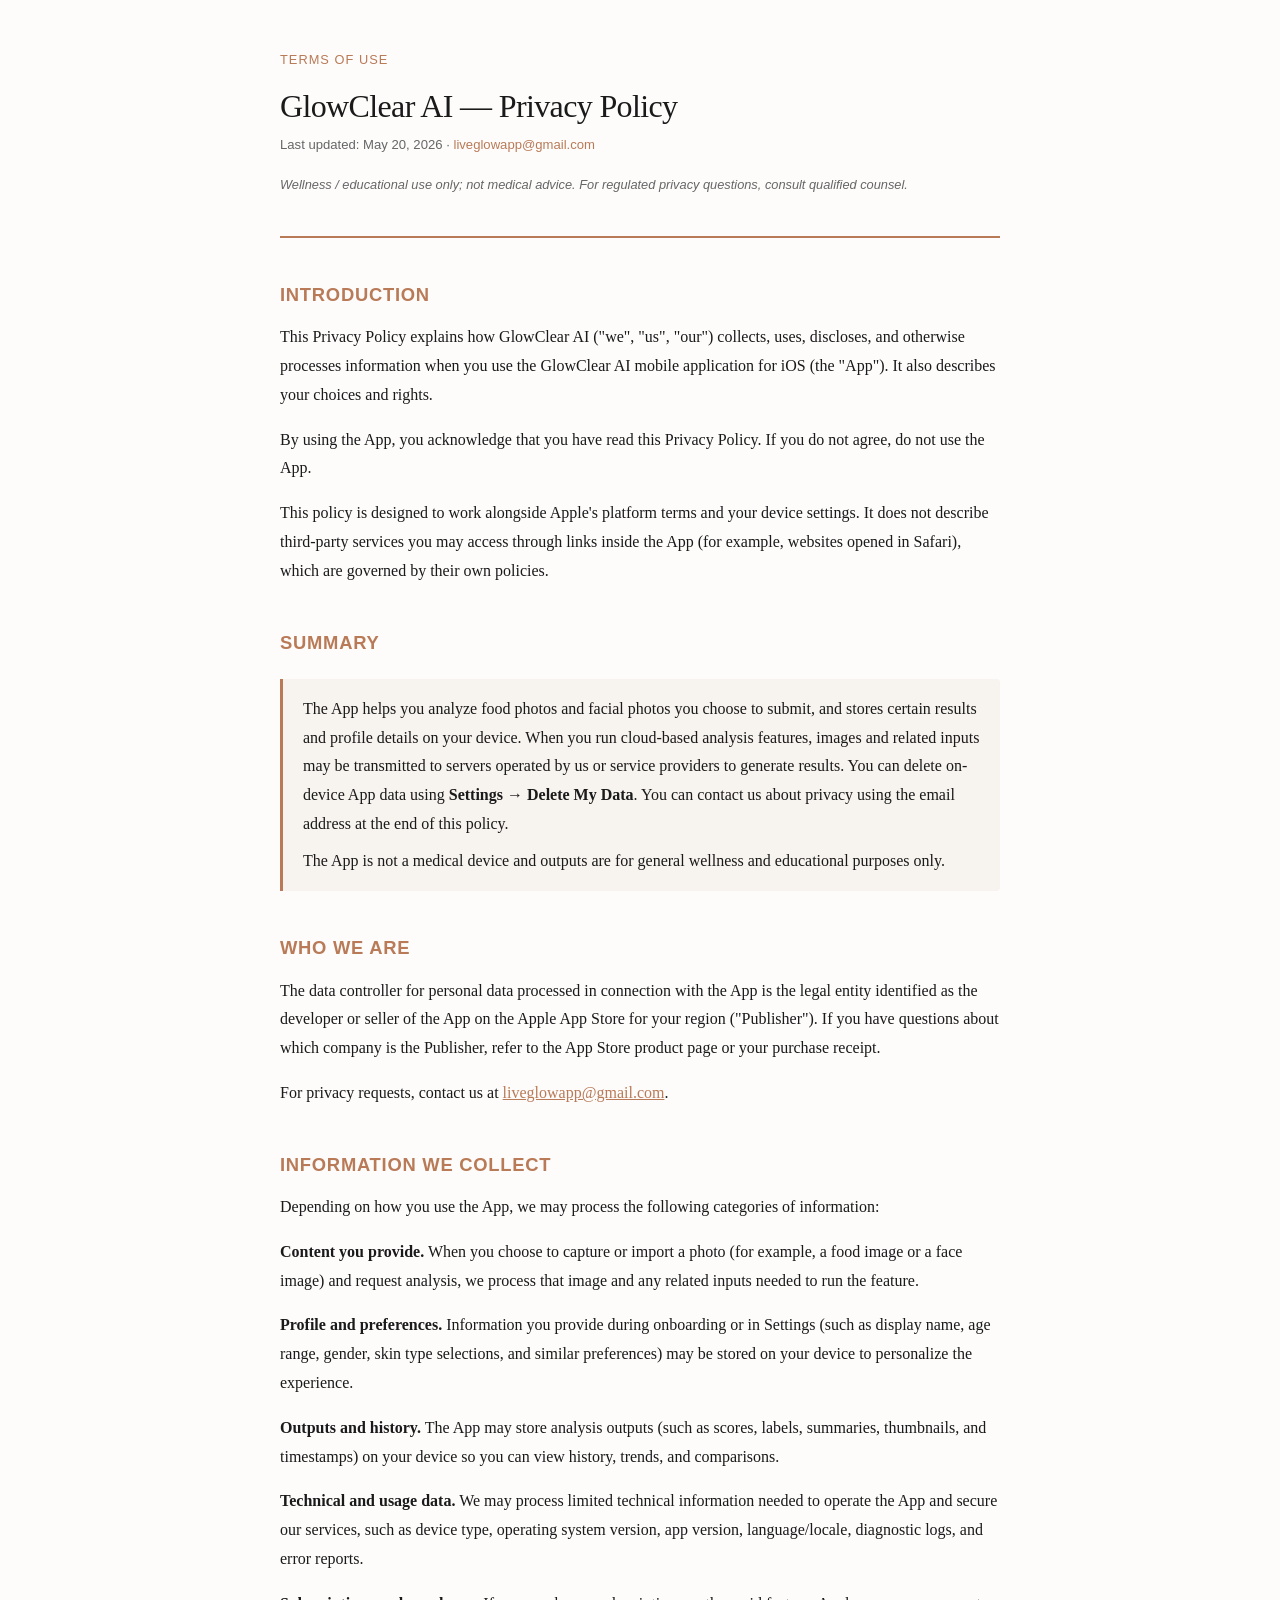
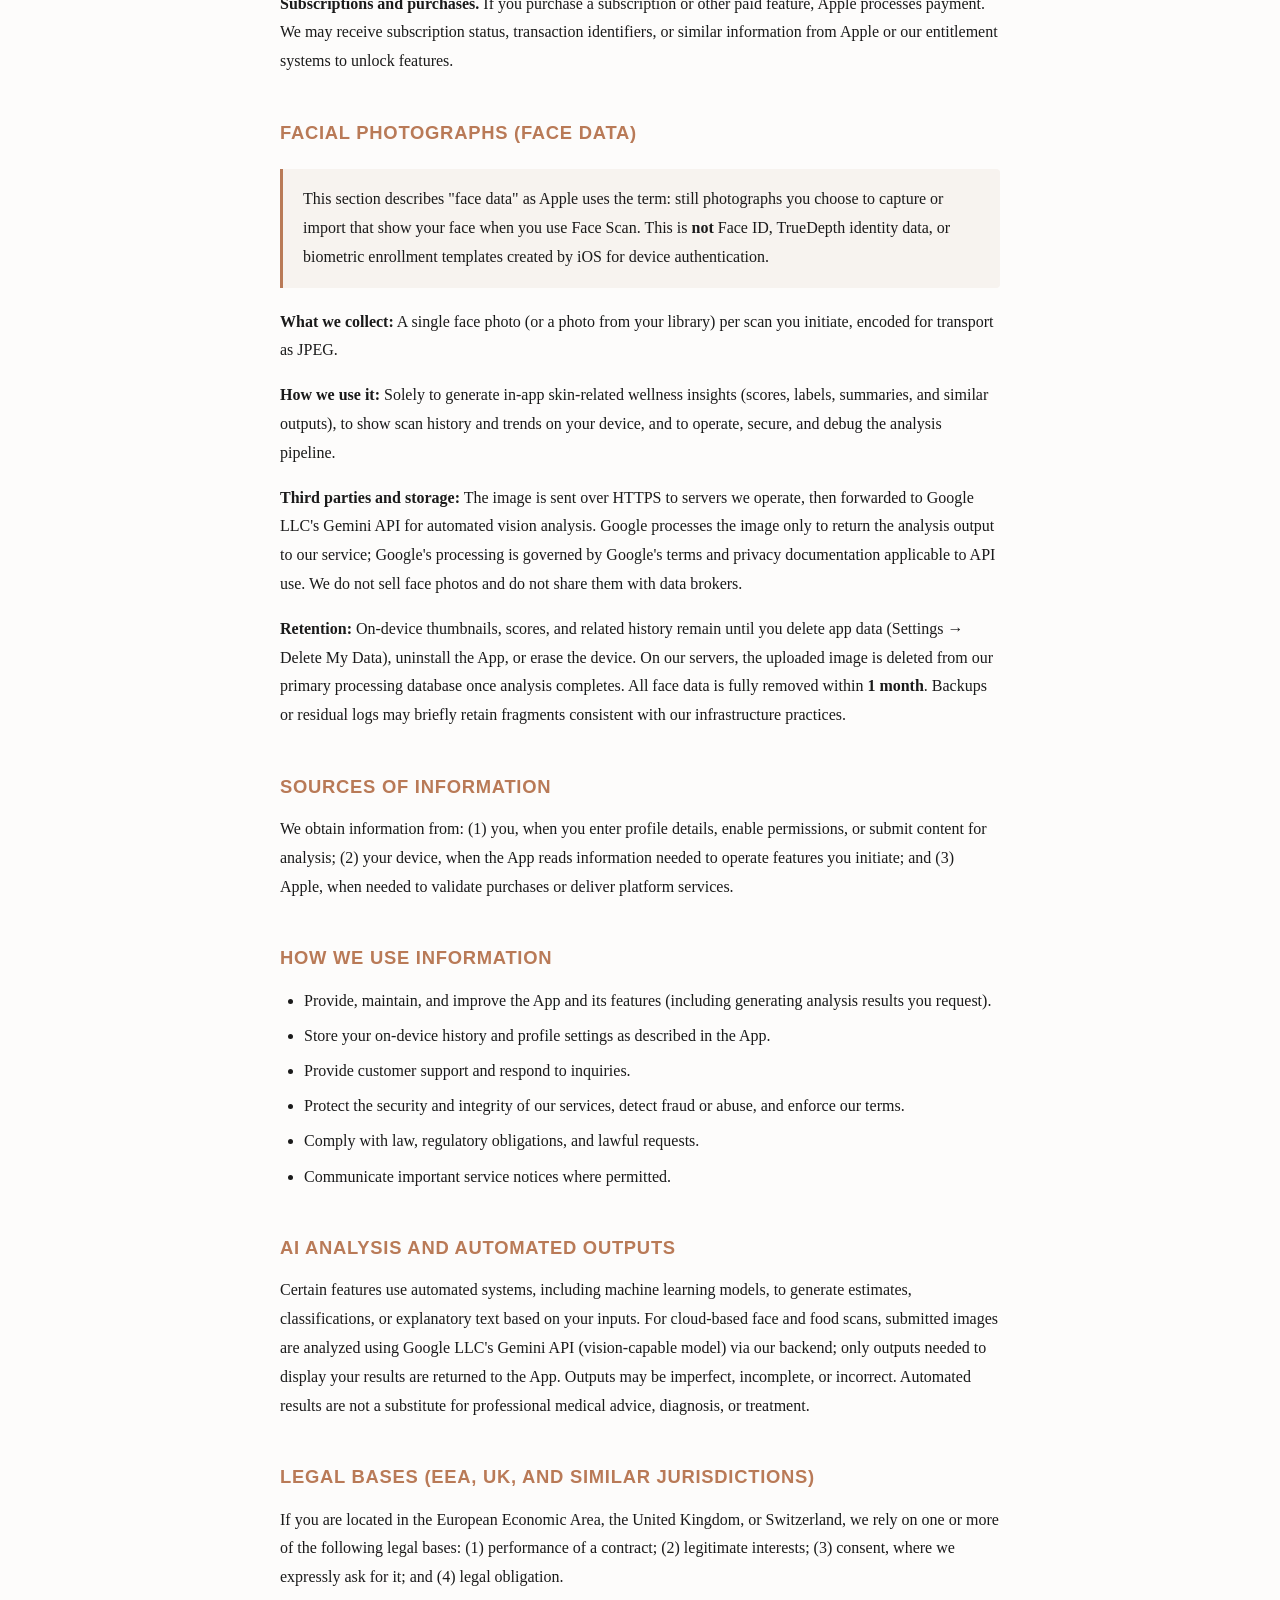
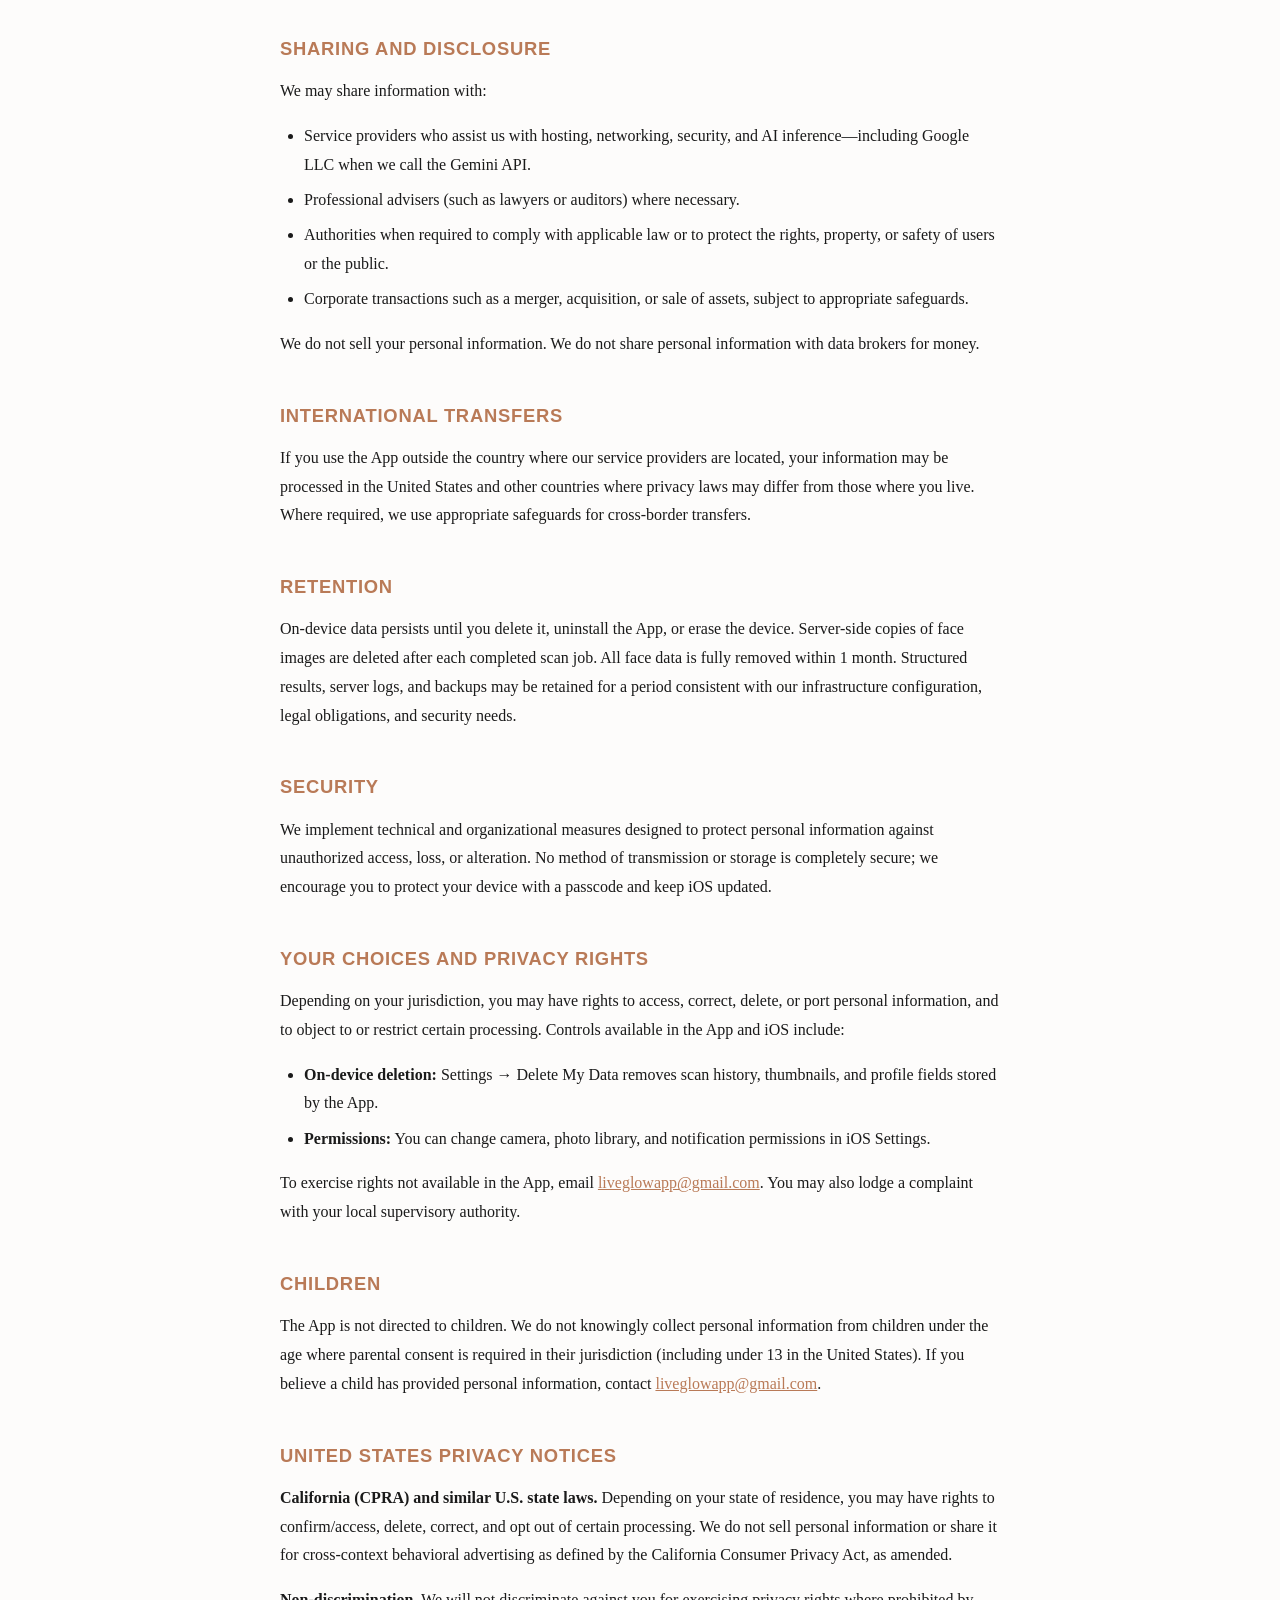
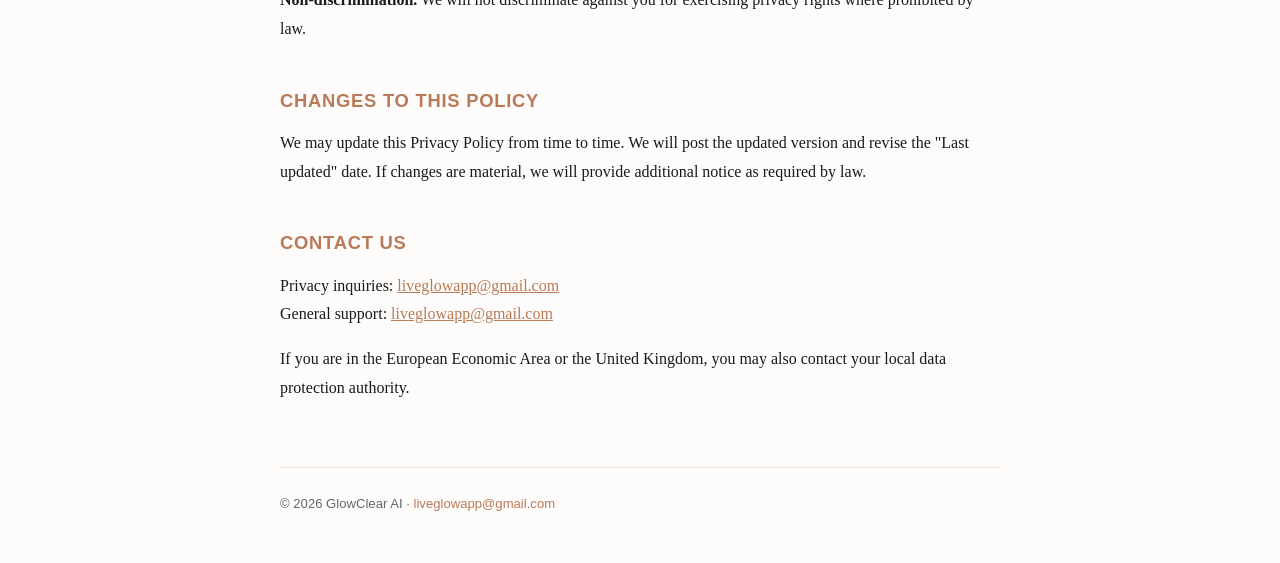
<file: privacy/index.html>
<!DOCTYPE html>
<html lang="en">
<head>
  <meta charset="UTF-8" />
  <meta name="viewport" content="width=device-width, initial-scale=1.0" />
  <title>GlowClear AI — Privacy Policy</title>
  <style>
    :root {
      --bg: #fdfcfb;
      --text: #1a1a1a;
      --muted: #666;
      --accent: #b97a57;
      --border: #e8e0d8;
      --section-bg: #f7f3ef;
    }
    * { box-sizing: border-box; margin: 0; padding: 0; }
    body {
      background: var(--bg);
      color: var(--text);
      font-family: 'Georgia', serif;
      font-size: 16px;
      line-height: 1.8;
      padding: 0 1rem;
    }
    header {
      max-width: 720px;
      margin: 3rem auto 2rem;
      border-bottom: 2px solid var(--accent);
      padding-bottom: 1.5rem;
    }
    header nav {
      font-family: 'Helvetica Neue', sans-serif;
      font-size: 0.8rem;
      letter-spacing: 0.08em;
      text-transform: uppercase;
      color: var(--muted);
      margin-bottom: 1rem;
    }
    header nav a {
      color: var(--accent);
      text-decoration: none;
    }
    header nav a:hover { text-decoration: underline; }
    h1 {
      font-size: 2rem;
      font-weight: normal;
      letter-spacing: -0.02em;
      line-height: 1.2;
      margin-bottom: 0.5rem;
    }
    .meta {
      font-family: 'Helvetica Neue', sans-serif;
      font-size: 0.82rem;
      color: var(--muted);
    }
    .meta a { color: var(--accent); text-decoration: none; }
    .disclaimer {
      font-family: 'Helvetica Neue', sans-serif;
      font-size: 0.8rem;
      color: var(--muted);
      font-style: italic;
      margin-top: 0.4rem;
    }
    main {
      max-width: 720px;
      margin: 0 auto 4rem;
    }
    h2 {
      font-size: 1.15rem;
      font-weight: bold;
      font-family: 'Helvetica Neue', sans-serif;
      letter-spacing: 0.04em;
      text-transform: uppercase;
      margin: 2.5rem 0 0.75rem;
      color: var(--accent);
    }
    p { margin-bottom: 1rem; }
    ul, ol {
      margin: 0.5rem 0 1rem 1.5rem;
    }
    li { margin-bottom: 0.4rem; }
    strong { font-weight: bold; }
    .highlight-box {
      background: var(--section-bg);
      border-left: 3px solid var(--accent);
      padding: 1rem 1.25rem;
      margin: 1.25rem 0;
      border-radius: 0 4px 4px 0;
    }
    .highlight-box p { margin-bottom: 0.5rem; }
    .highlight-box p:last-child { margin-bottom: 0; }
    a { color: var(--accent); }
    footer {
      max-width: 720px;
      margin: 0 auto 3rem;
      padding-top: 1.5rem;
      border-top: 1px solid var(--border);
      font-family: 'Helvetica Neue', sans-serif;
      font-size: 0.82rem;
      color: var(--muted);
    }
    footer a { color: var(--accent); text-decoration: none; }
  </style>
</head>
<body>

<header>
  <nav>
    <a href="terms.html">Terms of Use</a>
  </nav>
  <h1>GlowClear AI — Privacy Policy</h1>
  <p class="meta">Last updated: May 20, 2026 · <a href="mailto:liveglowapp@gmail.com">liveglowapp@gmail.com</a></p>
  <p class="disclaimer">Wellness / educational use only; not medical advice. For regulated privacy questions, consult qualified counsel.</p>
</header>

<main>

  <h2>Introduction</h2>
  <p>This Privacy Policy explains how GlowClear AI ("we", "us", "our") collects, uses, discloses, and otherwise processes information when you use the GlowClear AI mobile application for iOS (the "App"). It also describes your choices and rights.</p>
  <p>By using the App, you acknowledge that you have read this Privacy Policy. If you do not agree, do not use the App.</p>
  <p>This policy is designed to work alongside Apple's platform terms and your device settings. It does not describe third-party services you may access through links inside the App (for example, websites opened in Safari), which are governed by their own policies.</p>

  <h2>Summary</h2>
  <div class="highlight-box">
    <p>The App helps you analyze food photos and facial photos you choose to submit, and stores certain results and profile details on your device. When you run cloud-based analysis features, images and related inputs may be transmitted to servers operated by us or service providers to generate results. You can delete on-device App data using <strong>Settings → Delete My Data</strong>. You can contact us about privacy using the email address at the end of this policy.</p>
    <p>The App is not a medical device and outputs are for general wellness and educational purposes only.</p>
  </div>

  <h2>Who We Are</h2>
  <p>The data controller for personal data processed in connection with the App is the legal entity identified as the developer or seller of the App on the Apple App Store for your region ("Publisher"). If you have questions about which company is the Publisher, refer to the App Store product page or your purchase receipt.</p>
  <p>For privacy requests, contact us at <a href="mailto:liveglowapp@gmail.com">liveglowapp@gmail.com</a>.</p>

  <h2>Information We Collect</h2>
  <p>Depending on how you use the App, we may process the following categories of information:</p>
  <p><strong>Content you provide.</strong> When you choose to capture or import a photo (for example, a food image or a face image) and request analysis, we process that image and any related inputs needed to run the feature.</p>
  <p><strong>Profile and preferences.</strong> Information you provide during onboarding or in Settings (such as display name, age range, gender, skin type selections, and similar preferences) may be stored on your device to personalize the experience.</p>
  <p><strong>Outputs and history.</strong> The App may store analysis outputs (such as scores, labels, summaries, thumbnails, and timestamps) on your device so you can view history, trends, and comparisons.</p>
  <p><strong>Technical and usage data.</strong> We may process limited technical information needed to operate the App and secure our services, such as device type, operating system version, app version, language/locale, diagnostic logs, and error reports.</p>
  <p><strong>Subscriptions and purchases.</strong> If you purchase a subscription or other paid feature, Apple processes payment. We may receive subscription status, transaction identifiers, or similar information from Apple or our entitlement systems to unlock features.</p>

  <h2>Facial Photographs (Face Data)</h2>
  <div class="highlight-box">
    <p>This section describes "face data" as Apple uses the term: still photographs you choose to capture or import that show your face when you use Face Scan. This is <strong>not</strong> Face ID, TrueDepth identity data, or biometric enrollment templates created by iOS for device authentication.</p>
  </div>
  <p><strong>What we collect:</strong> A single face photo (or a photo from your library) per scan you initiate, encoded for transport as JPEG.</p>
  <p><strong>How we use it:</strong> Solely to generate in-app skin-related wellness insights (scores, labels, summaries, and similar outputs), to show scan history and trends on your device, and to operate, secure, and debug the analysis pipeline.</p>
  <p><strong>Third parties and storage:</strong> The image is sent over HTTPS to servers we operate, then forwarded to Google LLC's Gemini API for automated vision analysis. Google processes the image only to return the analysis output to our service; Google's processing is governed by Google's terms and privacy documentation applicable to API use. We do not sell face photos and do not share them with data brokers.</p>
  <p><strong>Retention:</strong> On-device thumbnails, scores, and related history remain until you delete app data (Settings → Delete My Data), uninstall the App, or erase the device. On our servers, the uploaded image is deleted from our primary processing database once analysis completes. All face data is fully removed within <strong>1 month</strong>. Backups or residual logs may briefly retain fragments consistent with our infrastructure practices.</p>

  <h2>Sources of Information</h2>
  <p>We obtain information from: (1) you, when you enter profile details, enable permissions, or submit content for analysis; (2) your device, when the App reads information needed to operate features you initiate; and (3) Apple, when needed to validate purchases or deliver platform services.</p>

  <h2>How We Use Information</h2>
  <ul>
    <li>Provide, maintain, and improve the App and its features (including generating analysis results you request).</li>
    <li>Store your on-device history and profile settings as described in the App.</li>
    <li>Provide customer support and respond to inquiries.</li>
    <li>Protect the security and integrity of our services, detect fraud or abuse, and enforce our terms.</li>
    <li>Comply with law, regulatory obligations, and lawful requests.</li>
    <li>Communicate important service notices where permitted.</li>
  </ul>

  <h2>AI Analysis and Automated Outputs</h2>
  <p>Certain features use automated systems, including machine learning models, to generate estimates, classifications, or explanatory text based on your inputs. For cloud-based face and food scans, submitted images are analyzed using Google LLC's Gemini API (vision-capable model) via our backend; only outputs needed to display your results are returned to the App. Outputs may be imperfect, incomplete, or incorrect. Automated results are not a substitute for professional medical advice, diagnosis, or treatment.</p>

  <h2>Legal Bases (EEA, UK, and Similar Jurisdictions)</h2>
  <p>If you are located in the European Economic Area, the United Kingdom, or Switzerland, we rely on one or more of the following legal bases: (1) performance of a contract; (2) legitimate interests; (3) consent, where we expressly ask for it; and (4) legal obligation.</p>

  <h2>Sharing and Disclosure</h2>
  <p>We may share information with:</p>
  <ul>
    <li>Service providers who assist us with hosting, networking, security, and AI inference—including Google LLC when we call the Gemini API.</li>
    <li>Professional advisers (such as lawyers or auditors) where necessary.</li>
    <li>Authorities when required to comply with applicable law or to protect the rights, property, or safety of users or the public.</li>
    <li>Corporate transactions such as a merger, acquisition, or sale of assets, subject to appropriate safeguards.</li>
  </ul>
  <p>We do not sell your personal information. We do not share personal information with data brokers for money.</p>

  <h2>International Transfers</h2>
  <p>If you use the App outside the country where our service providers are located, your information may be processed in the United States and other countries where privacy laws may differ from those where you live. Where required, we use appropriate safeguards for cross-border transfers.</p>

  <h2>Retention</h2>
  <p>On-device data persists until you delete it, uninstall the App, or erase the device. Server-side copies of face images are deleted after each completed scan job. All face data is fully removed within 1 month. Structured results, server logs, and backups may be retained for a period consistent with our infrastructure configuration, legal obligations, and security needs.</p>

  <h2>Security</h2>
  <p>We implement technical and organizational measures designed to protect personal information against unauthorized access, loss, or alteration. No method of transmission or storage is completely secure; we encourage you to protect your device with a passcode and keep iOS updated.</p>

  <h2>Your Choices and Privacy Rights</h2>
  <p>Depending on your jurisdiction, you may have rights to access, correct, delete, or port personal information, and to object to or restrict certain processing. Controls available in the App and iOS include:</p>
  <ul>
    <li><strong>On-device deletion:</strong> Settings → Delete My Data removes scan history, thumbnails, and profile fields stored by the App.</li>
    <li><strong>Permissions:</strong> You can change camera, photo library, and notification permissions in iOS Settings.</li>
  </ul>
  <p>To exercise rights not available in the App, email <a href="mailto:liveglowapp@gmail.com">liveglowapp@gmail.com</a>. You may also lodge a complaint with your local supervisory authority.</p>

  <h2>Children</h2>
  <p>The App is not directed to children. We do not knowingly collect personal information from children under the age where parental consent is required in their jurisdiction (including under 13 in the United States). If you believe a child has provided personal information, contact <a href="mailto:liveglowapp@gmail.com">liveglowapp@gmail.com</a>.</p>

  <h2>United States Privacy Notices</h2>
  <p><strong>California (CPRA) and similar U.S. state laws.</strong> Depending on your state of residence, you may have rights to confirm/access, delete, correct, and opt out of certain processing. We do not sell personal information or share it for cross-context behavioral advertising as defined by the California Consumer Privacy Act, as amended.</p>
  <p><strong>Non-discrimination.</strong> We will not discriminate against you for exercising privacy rights where prohibited by law.</p>

  <h2>Changes to This Policy</h2>
  <p>We may update this Privacy Policy from time to time. We will post the updated version and revise the "Last updated" date. If changes are material, we will provide additional notice as required by law.</p>

  <h2>Contact Us</h2>
  <p>Privacy inquiries: <a href="mailto:liveglowapp@gmail.com">liveglowapp@gmail.com</a><br />
  General support: <a href="mailto:liveglowapp@gmail.com">liveglowapp@gmail.com</a></p>
  <p>If you are in the European Economic Area or the United Kingdom, you may also contact your local data protection authority.</p>

</main>

<footer>
  <p>© 2026 GlowClear AI · <a href="mailto:liveglowapp@gmail.com">liveglowapp@gmail.com</a></p>
</footer>

</body>
</html>
</file>
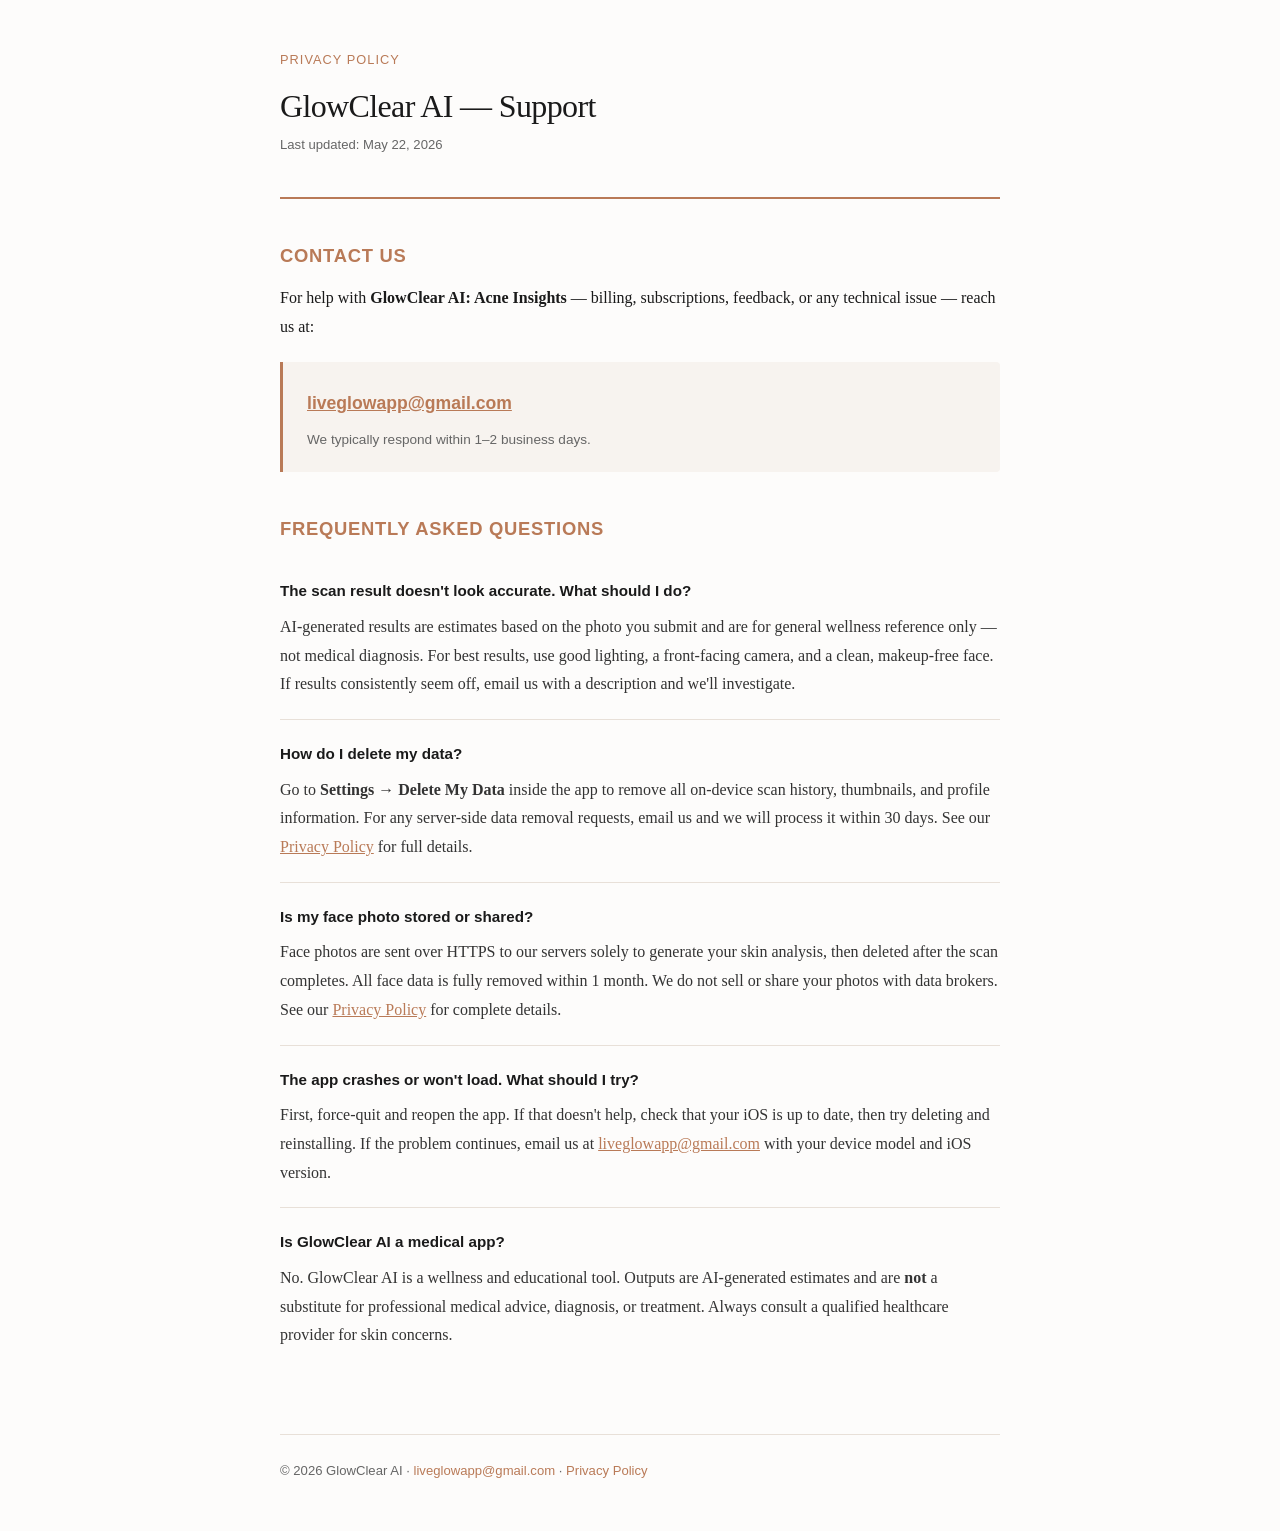
<file: glowclear-ai/support/index.html>
<!DOCTYPE html>
<html lang="en">
<head>
  <meta charset="UTF-8" />
  <meta name="viewport" content="width=device-width, initial-scale=1.0" />
  <title>GlowClear AI — Support</title>
  <style>
    :root {
      --bg: #fdfcfb;
      --text: #1a1a1a;
      --muted: #666;
      --accent: #b97a57;
      --border: #e8e0d8;
      --section-bg: #f7f3ef;
    }
    * { box-sizing: border-box; margin: 0; padding: 0; }
    body {
      background: var(--bg);
      color: var(--text);
      font-family: 'Georgia', serif;
      font-size: 16px;
      line-height: 1.8;
      padding: 0 1rem;
    }
    header {
      max-width: 720px;
      margin: 3rem auto 2rem;
      border-bottom: 2px solid var(--accent);
      padding-bottom: 1.5rem;
    }
    header nav {
      font-family: 'Helvetica Neue', sans-serif;
      font-size: 0.8rem;
      letter-spacing: 0.08em;
      text-transform: uppercase;
      color: var(--muted);
      margin-bottom: 1rem;
    }
    header nav a { color: var(--accent); text-decoration: none; }
    header nav a:hover { text-decoration: underline; }
    h1 {
      font-size: 2rem;
      font-weight: normal;
      letter-spacing: -0.02em;
      line-height: 1.2;
      margin-bottom: 0.5rem;
    }
    .meta {
      font-family: 'Helvetica Neue', sans-serif;
      font-size: 0.82rem;
      color: var(--muted);
    }
    main { max-width: 720px; margin: 0 auto 4rem; }
    h2 {
      font-size: 1.15rem;
      font-weight: bold;
      font-family: 'Helvetica Neue', sans-serif;
      letter-spacing: 0.04em;
      text-transform: uppercase;
      margin: 2.5rem 0 0.75rem;
      color: var(--accent);
    }
    p { margin-bottom: 1rem; }
    a { color: var(--accent); }
    .contact-box {
      background: var(--section-bg);
      border-left: 3px solid var(--accent);
      padding: 1.25rem 1.5rem;
      margin: 1.25rem 0;
      border-radius: 0 4px 4px 0;
    }
    .contact-box .email {
      font-size: 1.1rem;
      font-family: 'Helvetica Neue', sans-serif;
      font-weight: bold;
      display: block;
      margin: 0.4rem 0 0.5rem;
    }
    .contact-box .note {
      font-family: 'Helvetica Neue', sans-serif;
      font-size: 0.85rem;
      color: var(--muted);
      margin: 0;
    }
    .faq-item {
      border-bottom: 1px solid var(--border);
      padding: 1.25rem 0;
    }
    .faq-item:last-child { border-bottom: none; }
    .faq-q {
      font-family: 'Helvetica Neue', sans-serif;
      font-weight: bold;
      font-size: 0.95rem;
      margin-bottom: 0.5rem;
      color: var(--text);
    }
    .faq-a {
      margin: 0;
      color: #333;
    }
    footer {
      max-width: 720px;
      margin: 0 auto 3rem;
      padding-top: 1.5rem;
      border-top: 1px solid var(--border);
      font-family: 'Helvetica Neue', sans-serif;
      font-size: 0.82rem;
      color: var(--muted);
    }
    footer a { color: var(--accent); text-decoration: none; }
  </style>
</head>
<body>

<header>
  <nav>
    <a href="../privacy/">Privacy Policy</a>
  </nav>
  <h1>GlowClear AI — Support</h1>
  <p class="meta">Last updated: May 22, 2026</p>
</header>

<main>

  <h2>Contact Us</h2>
  <p>For help with <strong>GlowClear AI: Acne Insights</strong> — billing, subscriptions, feedback, or any technical issue — reach us at:</p>
  <div class="contact-box">
    <a class="email" href="mailto:liveglowapp@gmail.com">liveglowapp@gmail.com</a>
    <p class="note">We typically respond within 1–2 business days.</p>
  </div>

  <h2>Frequently Asked Questions</h2>

  <div class="faq-item">
    <p class="faq-q">The scan result doesn't look accurate. What should I do?</p>
    <p class="faq-a">AI-generated results are estimates based on the photo you submit and are for general wellness reference only — not medical diagnosis. For best results, use good lighting, a front-facing camera, and a clean, makeup-free face. If results consistently seem off, email us with a description and we'll investigate.</p>
  </div>

  <div class="faq-item">
    <p class="faq-q">How do I delete my data?</p>
    <p class="faq-a">Go to <strong>Settings → Delete My Data</strong> inside the app to remove all on-device scan history, thumbnails, and profile information. For any server-side data removal requests, email us and we will process it within 30 days. See our <a href="../privacy/">Privacy Policy</a> for full details.</p>
  </div>

  <div class="faq-item">
    <p class="faq-q">Is my face photo stored or shared?</p>
    <p class="faq-a">Face photos are sent over HTTPS to our servers solely to generate your skin analysis, then deleted after the scan completes. All face data is fully removed within 1 month. We do not sell or share your photos with data brokers. See our <a href="../privacy/">Privacy Policy</a> for complete details.</p>
  </div>

  <div class="faq-item">
    <p class="faq-q">The app crashes or won't load. What should I try?</p>
    <p class="faq-a">First, force-quit and reopen the app. If that doesn't help, check that your iOS is up to date, then try deleting and reinstalling. If the problem continues, email us at <a href="mailto:liveglowapp@gmail.com">liveglowapp@gmail.com</a> with your device model and iOS version.</p>
  </div>

  <div class="faq-item">
    <p class="faq-q">Is GlowClear AI a medical app?</p>
    <p class="faq-a">No. GlowClear AI is a wellness and educational tool. Outputs are AI-generated estimates and are <strong>not</strong> a substitute for professional medical advice, diagnosis, or treatment. Always consult a qualified healthcare provider for skin concerns.</p>
  </div>

</main>

<footer>
  <p>© 2026 GlowClear AI · <a href="mailto:liveglowapp@gmail.com">liveglowapp@gmail.com</a> · <a href="../privacy/">Privacy Policy</a></p>
</footer>

</body>
</html>
</file>
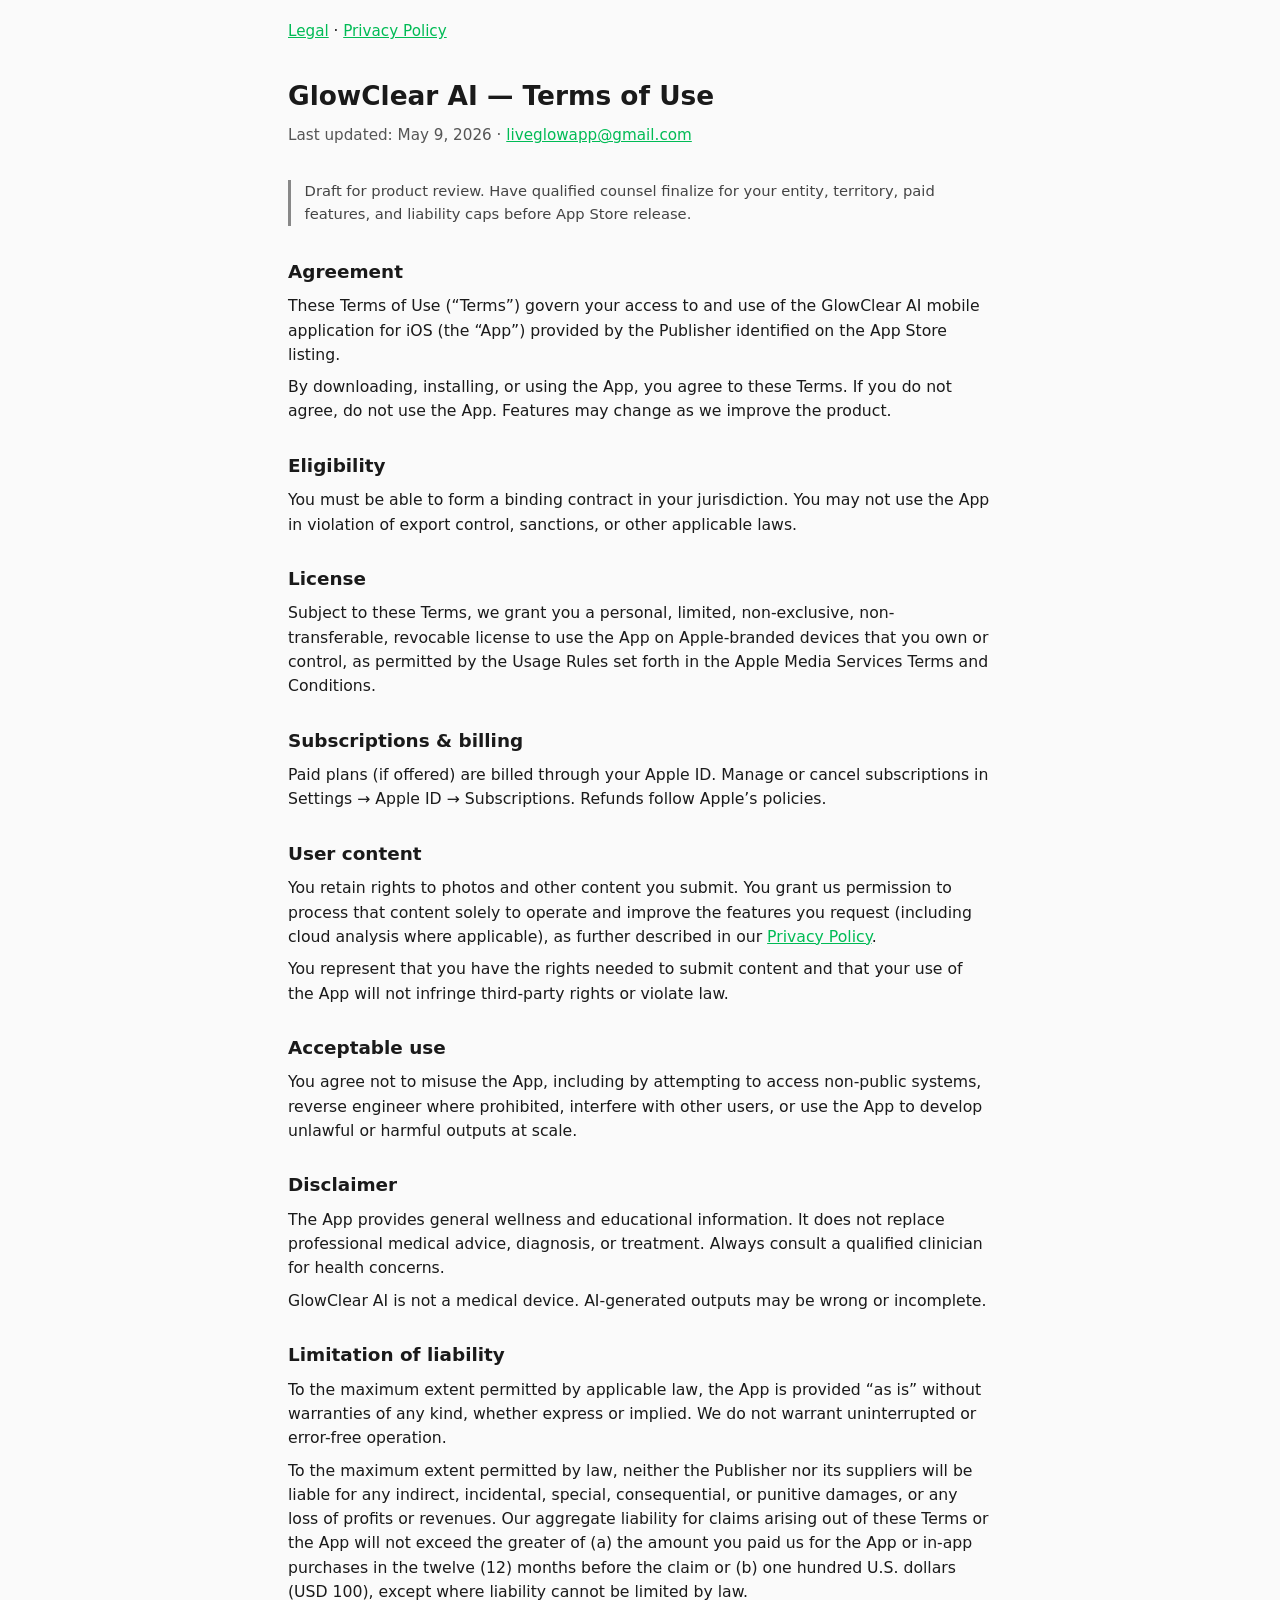
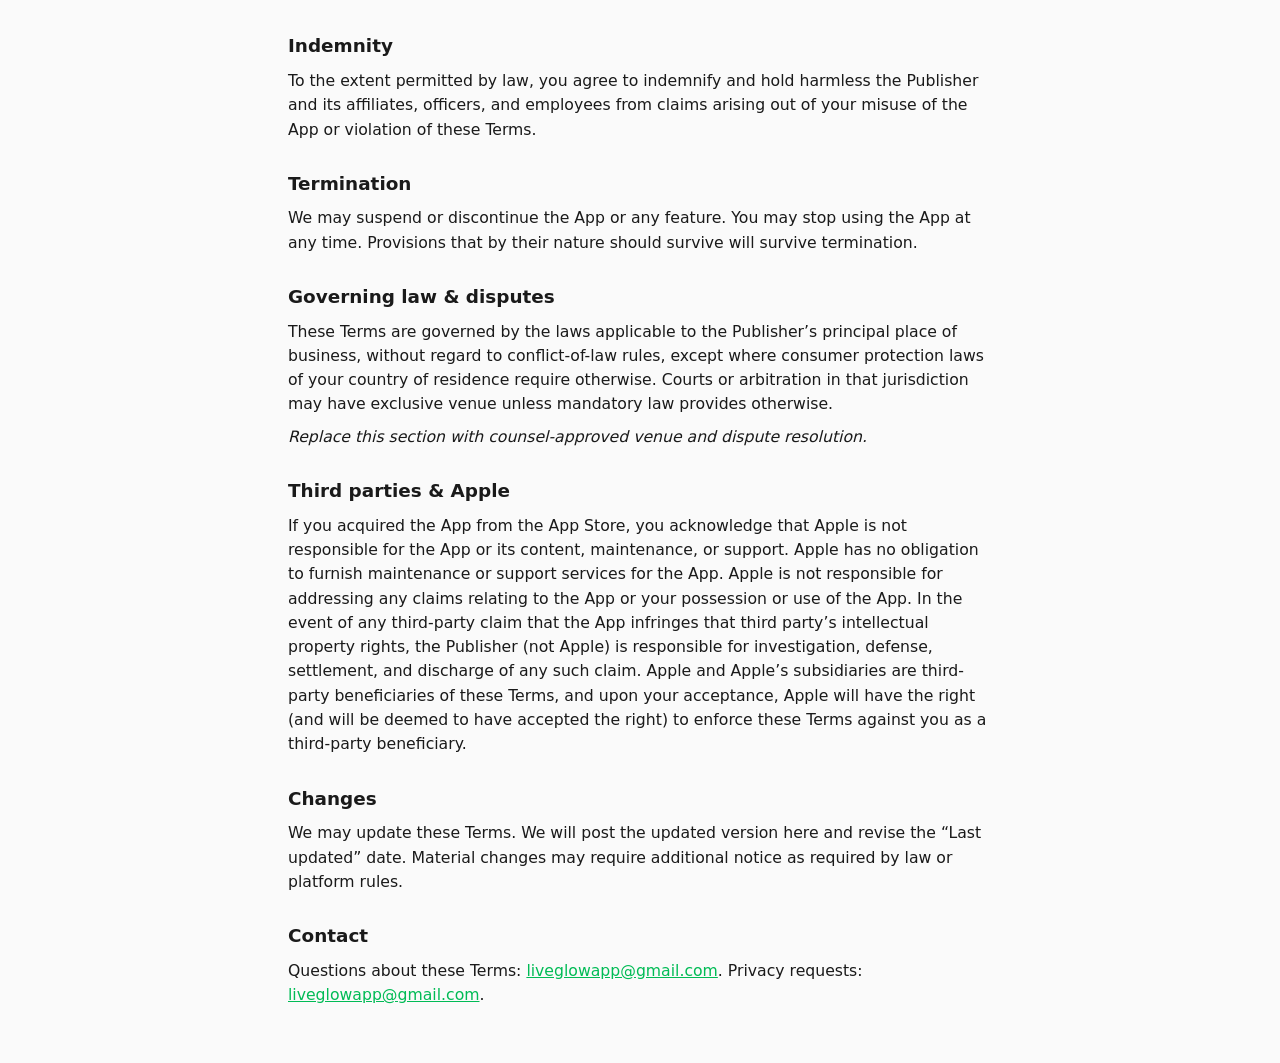
<file: glowclear-ai/terms/index.html>
<!DOCTYPE html>
<html lang="en">
<head>
  <meta charset="utf-8" />
  <meta name="viewport" content="width=device-width, initial-scale=1" />
  <title>GlowClear AI — Terms of Use</title>
  <style>
    :root { color-scheme: light dark; }
    body { font-family: system-ui, -apple-system, Segoe UI, Roboto, Helvetica, Arial, sans-serif; line-height: 1.55; max-width: 44rem; margin: 0 auto; padding: 1.25rem 1rem 3rem; color: #1a1a1a; background: #fafafa; }
    @media (prefers-color-scheme: dark) {
      body { color: #e8e8e8; background: #121212; }
      a { color: #7ec8ff; }
    }
    h1 { font-size: 1.65rem; margin-bottom: 0.25rem; }
    .meta { color: #555; font-size: 0.95rem; margin-bottom: 1.75rem; }
    @media (prefers-color-scheme: dark) { .meta { color: #aaa; } }
    h2 { font-size: 1.15rem; margin: 1.75rem 0 0.5rem; }
    p, li { font-size: 0.98rem; margin: 0.5rem 0; }
    ul { padding-left: 1.2rem; }
    .note { border-left: 3px solid #888; padding-left: 0.85rem; margin: 2rem 0; font-size: 0.92rem; color: #444; }
    @media (prefers-color-scheme: dark) { .note { color: #bbb; border-color: #666; } }
    a { color: #0b5; }
    nav { margin-bottom: 2rem; font-size: 0.95rem; }
  </style>
</head>
<body>
  <nav><a href="./">Legal</a> · <a href="./privacy">Privacy Policy</a></nav>
  <h1>GlowClear AI — Terms of Use</h1>
  <p class="meta">Last updated: May 9, 2026 · <a href="mailto:liveglowapp@gmail.com">liveglowapp@gmail.com</a></p>

  <p class="note">Draft for product review. Have qualified counsel finalize for your entity, territory, paid features, and liability caps before App Store release.</p>

  <h2>Agreement</h2>
  <p>These Terms of Use (“Terms”) govern your access to and use of the GlowClear AI mobile application for iOS (the “App”) provided by the Publisher identified on the App Store listing.</p>
  <p>By downloading, installing, or using the App, you agree to these Terms. If you do not agree, do not use the App. Features may change as we improve the product.</p>

  <h2>Eligibility</h2>
  <p>You must be able to form a binding contract in your jurisdiction. You may not use the App in violation of export control, sanctions, or other applicable laws.</p>

  <h2>License</h2>
  <p>Subject to these Terms, we grant you a personal, limited, non-exclusive, non-transferable, revocable license to use the App on Apple-branded devices that you own or control, as permitted by the Usage Rules set forth in the Apple Media Services Terms and Conditions.</p>

  <h2>Subscriptions &amp; billing</h2>
  <p>Paid plans (if offered) are billed through your Apple ID. Manage or cancel subscriptions in Settings → Apple ID → Subscriptions. Refunds follow Apple’s policies.</p>

  <h2>User content</h2>
  <p>You retain rights to photos and other content you submit. You grant us permission to process that content solely to operate and improve the features you request (including cloud analysis where applicable), as further described in our <a href="./privacy">Privacy Policy</a>.</p>
  <p>You represent that you have the rights needed to submit content and that your use of the App will not infringe third-party rights or violate law.</p>

  <h2>Acceptable use</h2>
  <p>You agree not to misuse the App, including by attempting to access non-public systems, reverse engineer where prohibited, interfere with other users, or use the App to develop unlawful or harmful outputs at scale.</p>

  <h2>Disclaimer</h2>
  <p>The App provides general wellness and educational information. It does not replace professional medical advice, diagnosis, or treatment. Always consult a qualified clinician for health concerns.</p>
  <p>GlowClear AI is not a medical device. AI-generated outputs may be wrong or incomplete.</p>

  <h2>Limitation of liability</h2>
  <p>To the maximum extent permitted by applicable law, the App is provided “as is” without warranties of any kind, whether express or implied. We do not warrant uninterrupted or error-free operation.</p>
  <p>To the maximum extent permitted by law, neither the Publisher nor its suppliers will be liable for any indirect, incidental, special, consequential, or punitive damages, or any loss of profits or revenues. Our aggregate liability for claims arising out of these Terms or the App will not exceed the greater of (a) the amount you paid us for the App or in-app purchases in the twelve (12) months before the claim or (b) one hundred U.S. dollars (USD 100), except where liability cannot be limited by law.</p>

  <h2>Indemnity</h2>
  <p>To the extent permitted by law, you agree to indemnify and hold harmless the Publisher and its affiliates, officers, and employees from claims arising out of your misuse of the App or violation of these Terms.</p>

  <h2>Termination</h2>
  <p>We may suspend or discontinue the App or any feature. You may stop using the App at any time. Provisions that by their nature should survive will survive termination.</p>

  <h2>Governing law &amp; disputes</h2>
  <p>These Terms are governed by the laws applicable to the Publisher’s principal place of business, without regard to conflict-of-law rules, except where consumer protection laws of your country of residence require otherwise. Courts or arbitration in that jurisdiction may have exclusive venue unless mandatory law provides otherwise.</p>
  <p><em>Replace this section with counsel-approved venue and dispute resolution.</em></p>

  <h2>Third parties &amp; Apple</h2>
  <p>If you acquired the App from the App Store, you acknowledge that Apple is not responsible for the App or its content, maintenance, or support. Apple has no obligation to furnish maintenance or support services for the App. Apple is not responsible for addressing any claims relating to the App or your possession or use of the App. In the event of any third-party claim that the App infringes that third party’s intellectual property rights, the Publisher (not Apple) is responsible for investigation, defense, settlement, and discharge of any such claim. Apple and Apple’s subsidiaries are third-party beneficiaries of these Terms, and upon your acceptance, Apple will have the right (and will be deemed to have accepted the right) to enforce these Terms against you as a third-party beneficiary.</p>

  <h2>Changes</h2>
  <p>We may update these Terms. We will post the updated version here and revise the “Last updated” date. Material changes may require additional notice as required by law or platform rules.</p>

  <h2>Contact</h2>
  <p>Questions about these Terms: <a href="mailto:liveglowapp@gmail.com">liveglowapp@gmail.com</a>. Privacy requests: <a href="mailto:liveglowapp@gmail.com">liveglowapp@gmail.com</a>.</p>
</body>
</html>
</file>
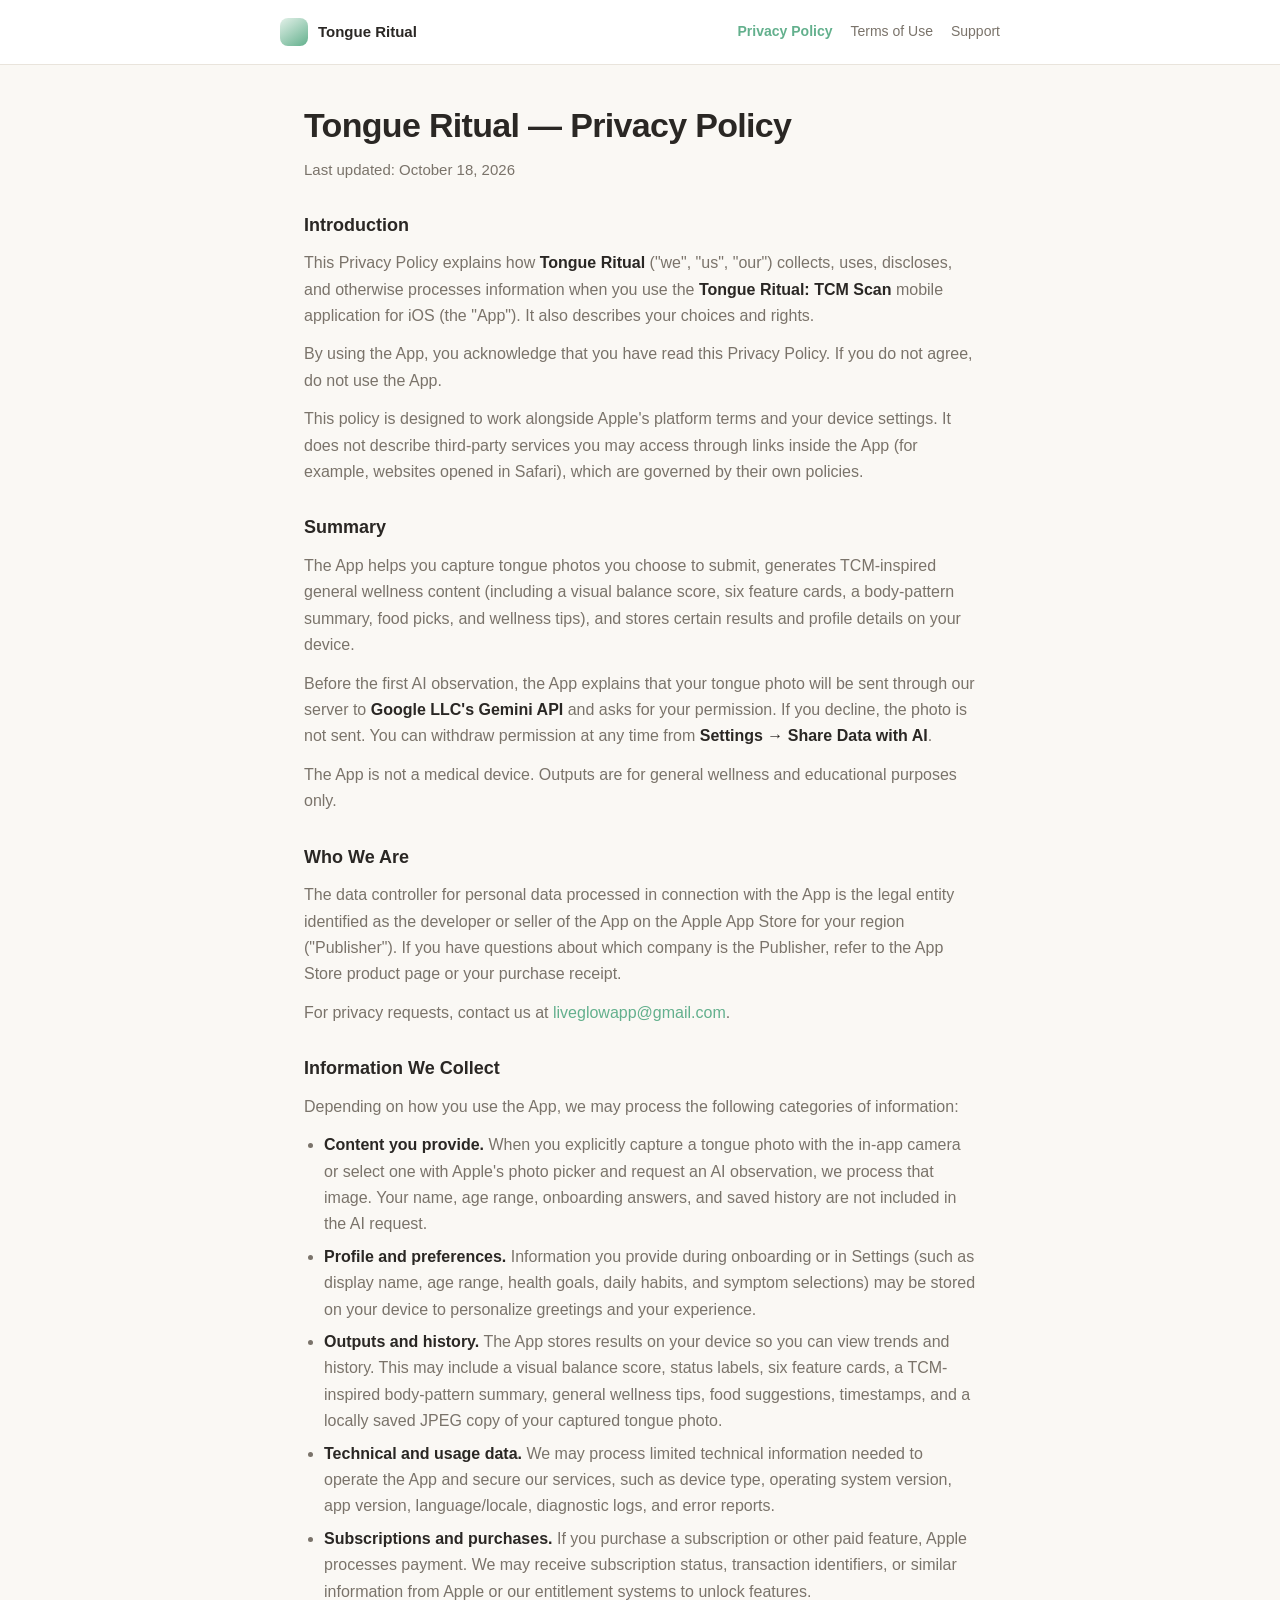
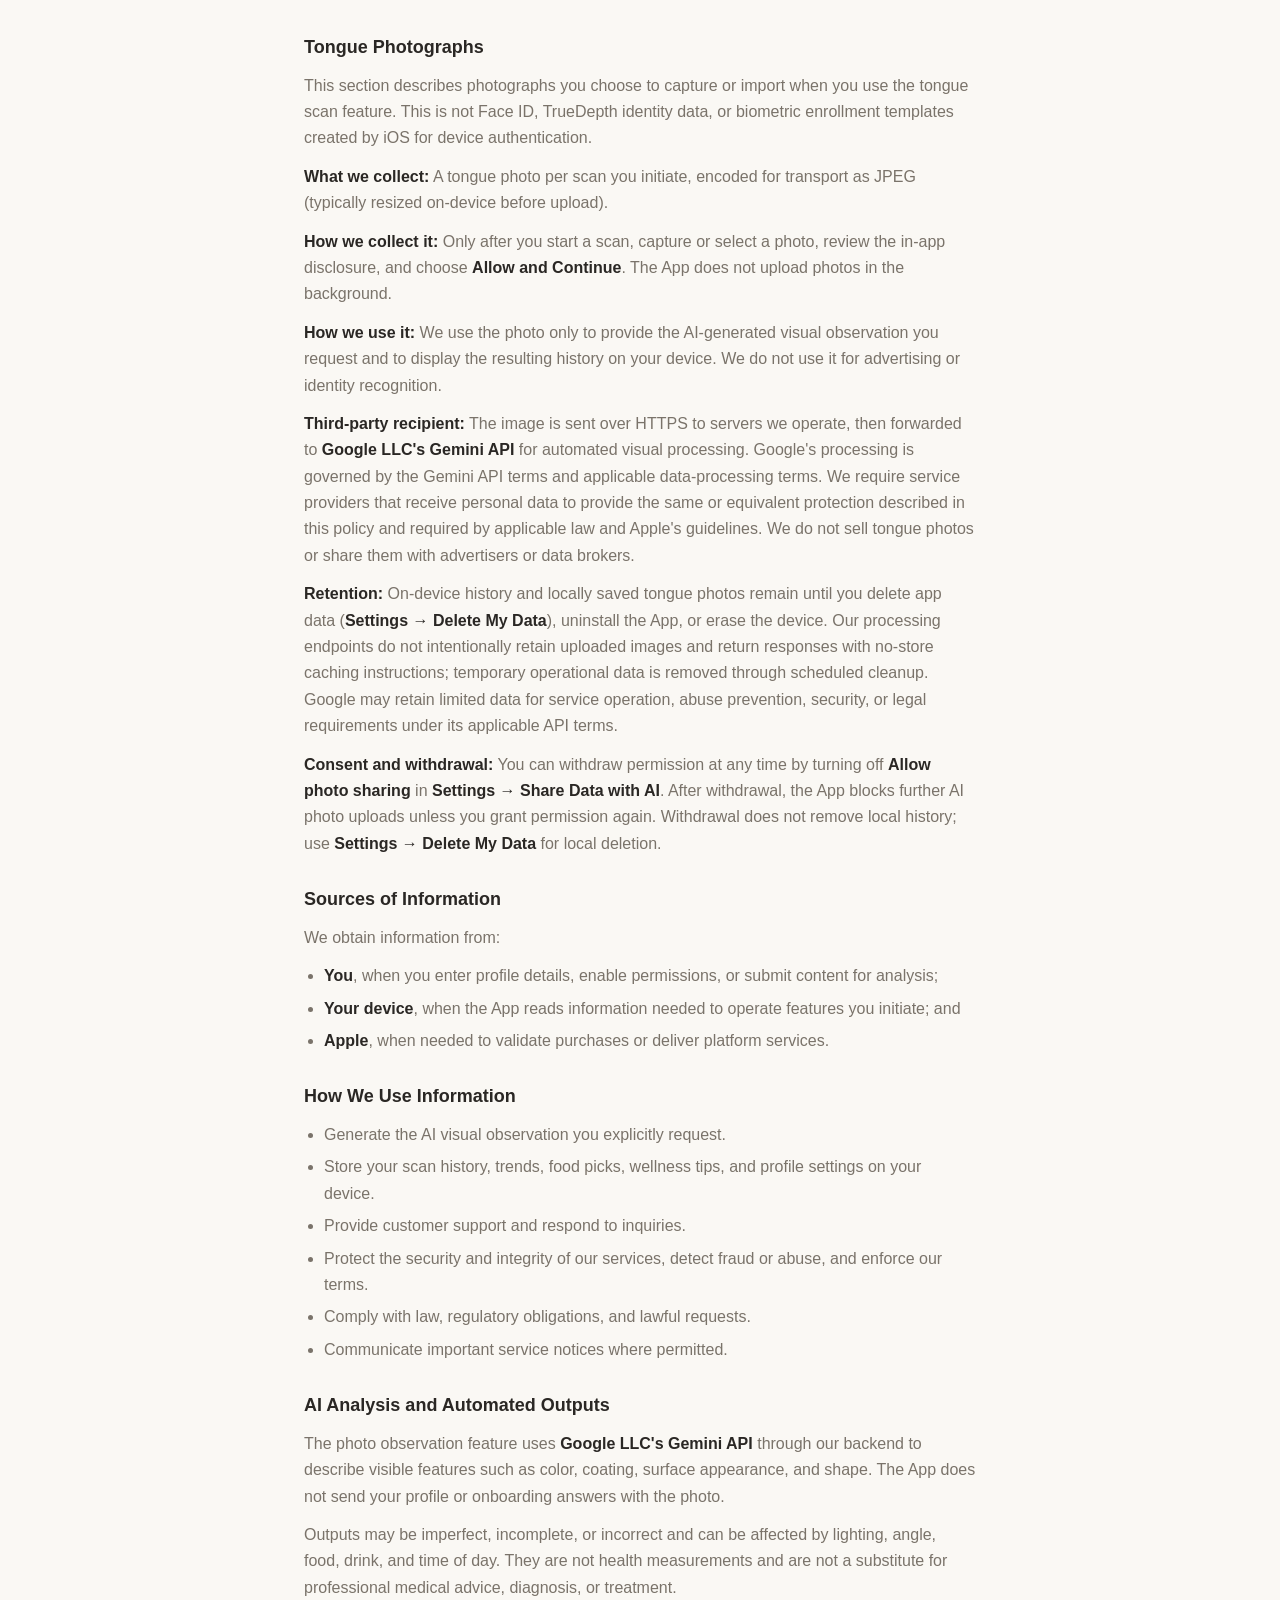
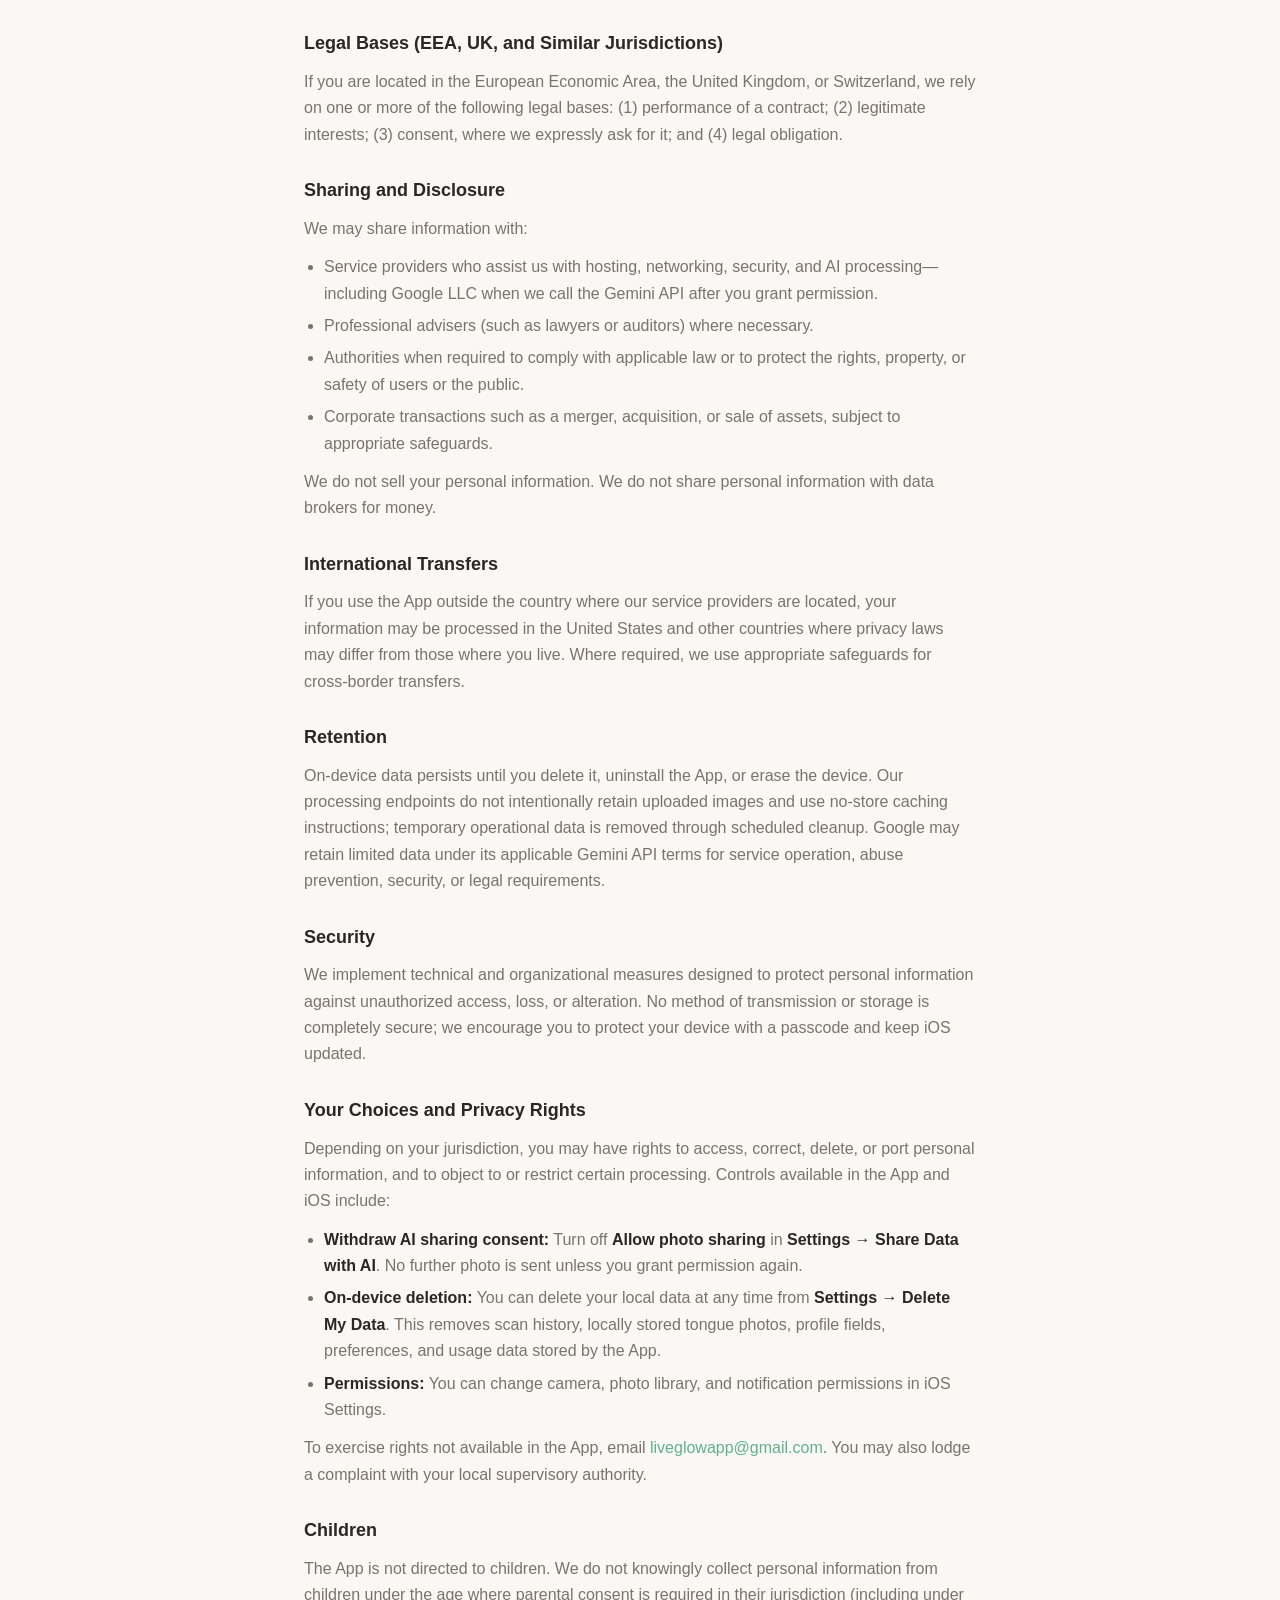
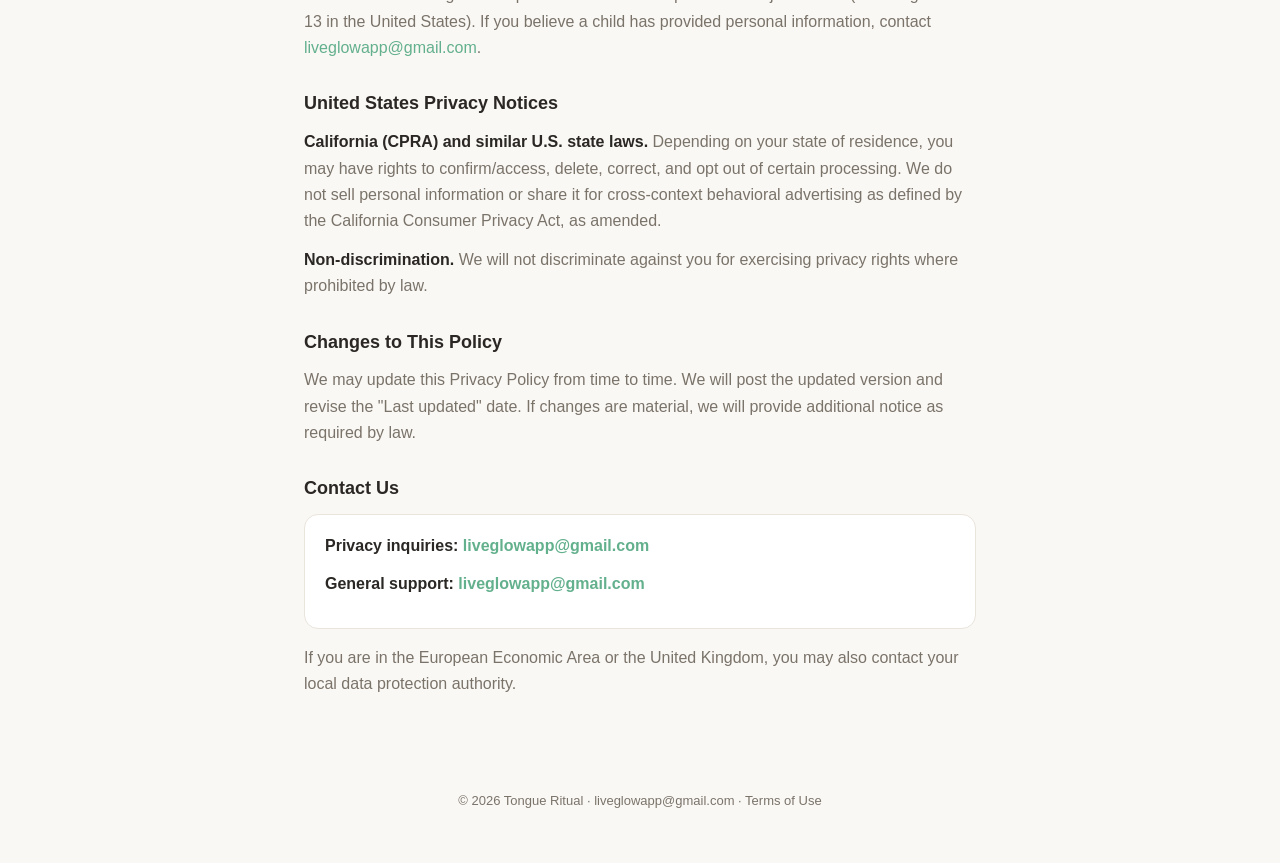
<file: tongue-ritual/privacy/index.html>
<!DOCTYPE html>
<html lang="en">
<head>
  <meta charset="utf-8">
  <meta name="viewport" content="width=device-width, initial-scale=1">
  <title>Tongue Ritual — Privacy Policy</title>
  <meta name="description" content="Privacy Policy for Tongue Ritual: TCM Scan — how we handle tongue photos, scan history, and profile data.">
  <link rel="stylesheet" href="../assets/style.css">
</head>
<body>
  <header class="site-header">
    <div class="site-header-inner">
      <a class="brand" href="../support/">
        <span class="brand-mark" aria-hidden="true"></span>
        Tongue Ritual
      </a>
      <nav class="nav-links" aria-label="Legal">
        <a href="../privacy/" class="active">Privacy Policy</a>
        <a href="../terms/">Terms of Use</a>
        <a href="../support/">Support</a>
      </nav>
    </div>
  </header>

  <main>
    <h1>Tongue Ritual — Privacy Policy</h1>
    <p class="lead">Last updated: October 18, 2026</p>

    <section>
      <h2>Introduction</h2>
      <p>
        This Privacy Policy explains how <strong>Tongue Ritual</strong> ("we", "us", "our") collects, uses, discloses, and otherwise processes information when you use the <strong>Tongue Ritual: TCM Scan</strong> mobile application for iOS (the "App"). It also describes your choices and rights.
      </p>
      <p>
        By using the App, you acknowledge that you have read this Privacy Policy. If you do not agree, do not use the App.
      </p>
      <p>
        This policy is designed to work alongside Apple's platform terms and your device settings. It does not describe third-party services you may access through links inside the App (for example, websites opened in Safari), which are governed by their own policies.
      </p>
    </section>

    <section>
      <h2>Summary</h2>
      <p>
        The App helps you capture tongue photos you choose to submit, generates TCM-inspired general wellness content (including a visual balance score, six feature cards, a body-pattern summary, food picks, and wellness tips), and stores certain results and profile details on your device.
      </p>
      <p>
        Before the first AI observation, the App explains that your tongue photo will be sent through our server to <strong>Google LLC's Gemini API</strong> and asks for your permission. If you decline, the photo is not sent. You can withdraw permission at any time from <strong>Settings → Share Data with AI</strong>.
      </p>
      <p>
        The App is not a medical device. Outputs are for general wellness and educational purposes only.
      </p>
    </section>

    <section>
      <h2>Who We Are</h2>
      <p>
        The data controller for personal data processed in connection with the App is the legal entity identified as the developer or seller of the App on the Apple App Store for your region ("Publisher"). If you have questions about which company is the Publisher, refer to the App Store product page or your purchase receipt.
      </p>
      <p>
        For privacy requests, contact us at <a href="mailto:liveglowapp@gmail.com">liveglowapp@gmail.com</a>.
      </p>
    </section>

    <section>
      <h2>Information We Collect</h2>
      <p>Depending on how you use the App, we may process the following categories of information:</p>
      <ul>
        <li><strong>Content you provide.</strong> When you explicitly capture a tongue photo with the in-app camera or select one with Apple's photo picker and request an AI observation, we process that image. Your name, age range, onboarding answers, and saved history are not included in the AI request.</li>
        <li><strong>Profile and preferences.</strong> Information you provide during onboarding or in Settings (such as display name, age range, health goals, daily habits, and symptom selections) may be stored on your device to personalize greetings and your experience.</li>
        <li><strong>Outputs and history.</strong> The App stores results on your device so you can view trends and history. This may include a visual balance score, status labels, six feature cards, a TCM-inspired body-pattern summary, general wellness tips, food suggestions, timestamps, and a locally saved JPEG copy of your captured tongue photo.</li>
        <li><strong>Technical and usage data.</strong> We may process limited technical information needed to operate the App and secure our services, such as device type, operating system version, app version, language/locale, diagnostic logs, and error reports.</li>
        <li><strong>Subscriptions and purchases.</strong> If you purchase a subscription or other paid feature, Apple processes payment. We may receive subscription status, transaction identifiers, or similar information from Apple or our entitlement systems to unlock features.</li>
      </ul>
    </section>

    <section>
      <h2>Tongue Photographs</h2>
      <p>
        This section describes photographs you choose to capture or import when you use the tongue scan feature. This is not Face ID, TrueDepth identity data, or biometric enrollment templates created by iOS for device authentication.
      </p>
      <p><strong>What we collect:</strong> A tongue photo per scan you initiate, encoded for transport as JPEG (typically resized on-device before upload).</p>
      <p><strong>How we collect it:</strong> Only after you start a scan, capture or select a photo, review the in-app disclosure, and choose <strong>Allow and Continue</strong>. The App does not upload photos in the background.</p>
      <p><strong>How we use it:</strong> We use the photo only to provide the AI-generated visual observation you request and to display the resulting history on your device. We do not use it for advertising or identity recognition.</p>
      <p>
        <strong>Third-party recipient:</strong> The image is sent over HTTPS to servers we operate, then forwarded to <strong>Google LLC's Gemini API</strong> for automated visual processing. Google's processing is governed by the Gemini API terms and applicable data-processing terms. We require service providers that receive personal data to provide the same or equivalent protection described in this policy and required by applicable law and Apple's guidelines. We do not sell tongue photos or share them with advertisers or data brokers.
      </p>
      <p>
        <strong>Retention:</strong> On-device history and locally saved tongue photos remain until you delete app data (<strong>Settings → Delete My Data</strong>), uninstall the App, or erase the device. Our processing endpoints do not intentionally retain uploaded images and return responses with no-store caching instructions; temporary operational data is removed through scheduled cleanup. Google may retain limited data for service operation, abuse prevention, security, or legal requirements under its applicable API terms.
      </p>
      <p><strong>Consent and withdrawal:</strong> You can withdraw permission at any time by turning off <strong>Allow photo sharing</strong> in <strong>Settings → Share Data with AI</strong>. After withdrawal, the App blocks further AI photo uploads unless you grant permission again. Withdrawal does not remove local history; use <strong>Settings → Delete My Data</strong> for local deletion.</p>
    </section>

    <section>
      <h2>Sources of Information</h2>
      <p>We obtain information from:</p>
      <ul>
        <li><strong>You</strong>, when you enter profile details, enable permissions, or submit content for analysis;</li>
        <li><strong>Your device</strong>, when the App reads information needed to operate features you initiate; and</li>
        <li><strong>Apple</strong>, when needed to validate purchases or deliver platform services.</li>
      </ul>
    </section>

    <section>
      <h2>How We Use Information</h2>
      <ul>
        <li>Generate the AI visual observation you explicitly request.</li>
        <li>Store your scan history, trends, food picks, wellness tips, and profile settings on your device.</li>
        <li>Provide customer support and respond to inquiries.</li>
        <li>Protect the security and integrity of our services, detect fraud or abuse, and enforce our terms.</li>
        <li>Comply with law, regulatory obligations, and lawful requests.</li>
        <li>Communicate important service notices where permitted.</li>
      </ul>
    </section>

    <section>
      <h2>AI Analysis and Automated Outputs</h2>
      <p>
        The photo observation feature uses <strong>Google LLC's Gemini API</strong> through our backend to describe visible features such as color, coating, surface appearance, and shape. The App does not send your profile or onboarding answers with the photo.
      </p>
      <p>
        Outputs may be imperfect, incomplete, or incorrect and can be affected by lighting, angle, food, drink, and time of day. They are not health measurements and are not a substitute for professional medical advice, diagnosis, or treatment.
      </p>
    </section>

    <section>
      <h2>Legal Bases (EEA, UK, and Similar Jurisdictions)</h2>
      <p>
        If you are located in the European Economic Area, the United Kingdom, or Switzerland, we rely on one or more of the following legal bases: (1) performance of a contract; (2) legitimate interests; (3) consent, where we expressly ask for it; and (4) legal obligation.
      </p>
    </section>

    <section>
      <h2>Sharing and Disclosure</h2>
      <p>We may share information with:</p>
      <ul>
        <li>Service providers who assist us with hosting, networking, security, and AI processing—including Google LLC when we call the Gemini API after you grant permission.</li>
        <li>Professional advisers (such as lawyers or auditors) where necessary.</li>
        <li>Authorities when required to comply with applicable law or to protect the rights, property, or safety of users or the public.</li>
        <li>Corporate transactions such as a merger, acquisition, or sale of assets, subject to appropriate safeguards.</li>
      </ul>
      <p>We do not sell your personal information. We do not share personal information with data brokers for money.</p>
    </section>

    <section>
      <h2>International Transfers</h2>
      <p>
        If you use the App outside the country where our service providers are located, your information may be processed in the United States and other countries where privacy laws may differ from those where you live. Where required, we use appropriate safeguards for cross-border transfers.
      </p>
    </section>

    <section>
      <h2>Retention</h2>
      <p>
        On-device data persists until you delete it, uninstall the App, or erase the device. Our processing endpoints do not intentionally retain uploaded images and use no-store caching instructions; temporary operational data is removed through scheduled cleanup. Google may retain limited data under its applicable Gemini API terms for service operation, abuse prevention, security, or legal requirements.
      </p>
    </section>

    <section>
      <h2>Security</h2>
      <p>
        We implement technical and organizational measures designed to protect personal information against unauthorized access, loss, or alteration. No method of transmission or storage is completely secure; we encourage you to protect your device with a passcode and keep iOS updated.
      </p>
    </section>

    <section>
      <h2>Your Choices and Privacy Rights</h2>
      <p>Depending on your jurisdiction, you may have rights to access, correct, delete, or port personal information, and to object to or restrict certain processing. Controls available in the App and iOS include:</p>
      <ul>
        <li><strong>Withdraw AI sharing consent:</strong> Turn off <strong>Allow photo sharing</strong> in <strong>Settings → Share Data with AI</strong>. No further photo is sent unless you grant permission again.</li>
        <li><strong>On-device deletion:</strong> You can delete your local data at any time from <strong>Settings → Delete My Data</strong>. This removes scan history, locally stored tongue photos, profile fields, preferences, and usage data stored by the App.</li>
        <li><strong>Permissions:</strong> You can change camera, photo library, and notification permissions in iOS Settings.</li>
      </ul>
      <p>
        To exercise rights not available in the App, email <a href="mailto:liveglowapp@gmail.com">liveglowapp@gmail.com</a>. You may also lodge a complaint with your local supervisory authority.
      </p>
    </section>

    <section>
      <h2>Children</h2>
      <p>
        The App is not directed to children. We do not knowingly collect personal information from children under the age where parental consent is required in their jurisdiction (including under 13 in the United States). If you believe a child has provided personal information, contact <a href="mailto:liveglowapp@gmail.com">liveglowapp@gmail.com</a>.
      </p>
    </section>

    <section>
      <h2>United States Privacy Notices</h2>
      <p>
        <strong>California (CPRA) and similar U.S. state laws.</strong> Depending on your state of residence, you may have rights to confirm/access, delete, correct, and opt out of certain processing. We do not sell personal information or share it for cross-context behavioral advertising as defined by the California Consumer Privacy Act, as amended.
      </p>
      <p><strong>Non-discrimination.</strong> We will not discriminate against you for exercising privacy rights where prohibited by law.</p>
    </section>

    <section>
      <h2>Changes to This Policy</h2>
      <p>
        We may update this Privacy Policy from time to time. We will post the updated version and revise the "Last updated" date. If changes are material, we will provide additional notice as required by law.
      </p>
    </section>

    <section>
      <h2>Contact Us</h2>
      <div class="contact-box">
        <p><strong>Privacy inquiries:</strong> <a href="mailto:liveglowapp@gmail.com">liveglowapp@gmail.com</a></p>
        <p><strong>General support:</strong> <a href="mailto:liveglowapp@gmail.com">liveglowapp@gmail.com</a></p>
      </div>
      <p style="margin-top: 16px;">
        If you are in the European Economic Area or the United Kingdom, you may also contact your local data protection authority.
      </p>
    </section>
  </main>

  <footer class="site-footer">
    <p>© 2026 Tongue Ritual · <a href="mailto:liveglowapp@gmail.com">liveglowapp@gmail.com</a> · <a href="../terms/">Terms of Use</a></p>
  </footer>
</body>
</html>
</file>
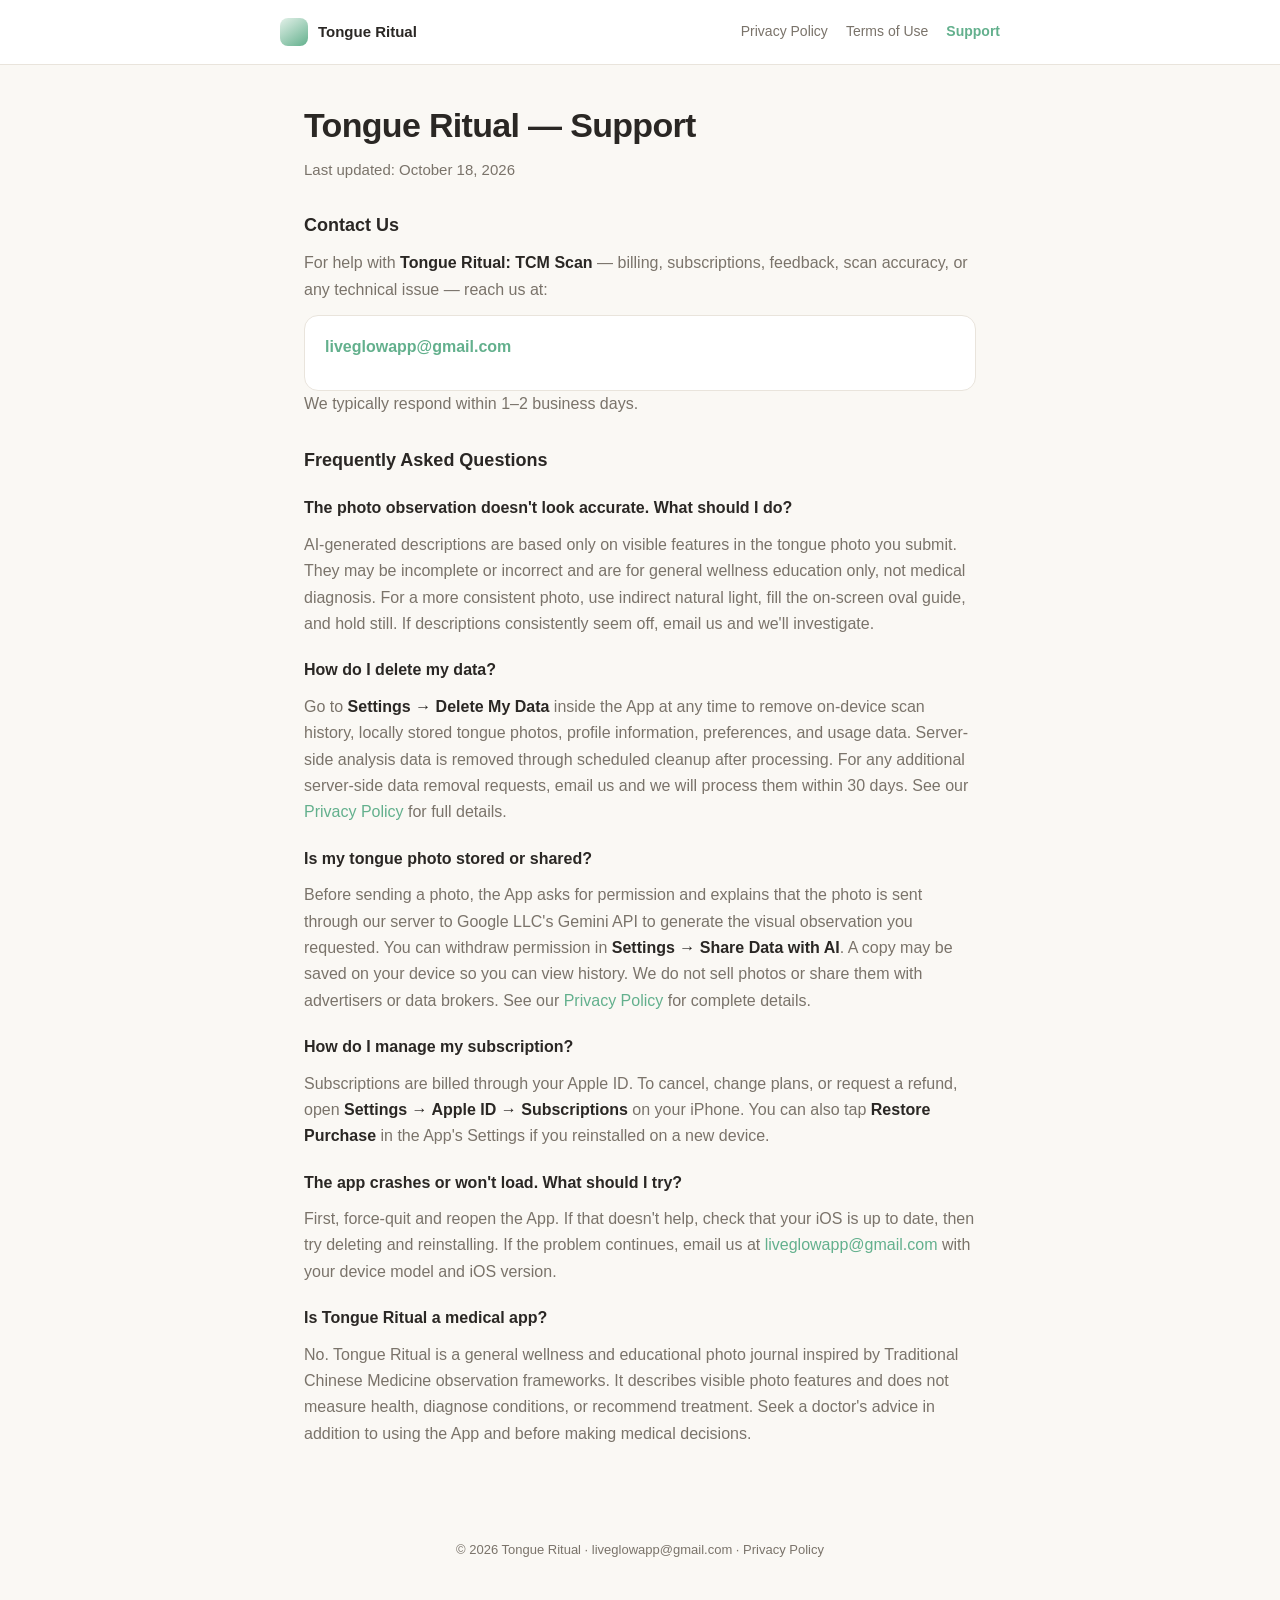
<file: tongue-ritual/support/index.html>
<!DOCTYPE html>
<html lang="en">
<head>
  <meta charset="utf-8">
  <meta name="viewport" content="width=device-width, initial-scale=1">
  <title>Tongue Ritual — Support</title>
  <meta name="description" content="Support for Tongue Ritual: TCM Scan — billing, tongue scans, data deletion, and troubleshooting.">
  <link rel="stylesheet" href="../assets/style.css">
</head>
<body>
  <header class="site-header">
    <div class="site-header-inner">
      <a class="brand" href="../support/">
        <span class="brand-mark" aria-hidden="true"></span>
        Tongue Ritual
      </a>
      <nav class="nav-links" aria-label="Legal">
        <a href="../privacy/">Privacy Policy</a>
        <a href="../terms/">Terms of Use</a>
        <a href="../support/" class="active">Support</a>
      </nav>
    </div>
  </header>

  <main>
    <h1>Tongue Ritual — Support</h1>
    <p class="lead">Last updated: October 18, 2026</p>

    <section>
      <h2>Contact Us</h2>
      <p>
        For help with <strong>Tongue Ritual: TCM Scan</strong> — billing, subscriptions, feedback, scan accuracy, or any technical issue — reach us at:
      </p>
      <div class="contact-box">
        <p><a href="mailto:liveglowapp@gmail.com">liveglowapp@gmail.com</a></p>
      </div>
      <p>We typically respond within 1–2 business days.</p>
    </section>

    <section>
      <h2>Frequently Asked Questions</h2>

      <h2 style="font-size: 1rem; margin-top: 20px;">The photo observation doesn't look accurate. What should I do?</h2>
      <p>
        AI-generated descriptions are based only on visible features in the tongue photo you submit. They may be incomplete or incorrect and are for general wellness education only, not medical diagnosis. For a more consistent photo, use indirect natural light, fill the on-screen oval guide, and hold still. If descriptions consistently seem off, email us and we'll investigate.
      </p>

      <h2 style="font-size: 1rem; margin-top: 20px;">How do I delete my data?</h2>
      <p>
        Go to <strong>Settings → Delete My Data</strong> inside the App at any time to remove on-device scan history, locally stored tongue photos, profile information, preferences, and usage data. Server-side analysis data is removed through scheduled cleanup after processing. For any additional server-side data removal requests, email us and we will process them within 30 days. See our <a href="../privacy/">Privacy Policy</a> for full details.
      </p>

      <h2 style="font-size: 1rem; margin-top: 20px;">Is my tongue photo stored or shared?</h2>
      <p>
        Before sending a photo, the App asks for permission and explains that the photo is sent through our server to Google LLC's Gemini API to generate the visual observation you requested. You can withdraw permission in <strong>Settings → Share Data with AI</strong>. A copy may be saved on your device so you can view history. We do not sell photos or share them with advertisers or data brokers. See our <a href="../privacy/">Privacy Policy</a> for complete details.
      </p>

      <h2 style="font-size: 1rem; margin-top: 20px;">How do I manage my subscription?</h2>
      <p>
        Subscriptions are billed through your Apple ID. To cancel, change plans, or request a refund, open <strong>Settings → Apple ID → Subscriptions</strong> on your iPhone. You can also tap <strong>Restore Purchase</strong> in the App's Settings if you reinstalled on a new device.
      </p>

      <h2 style="font-size: 1rem; margin-top: 20px;">The app crashes or won't load. What should I try?</h2>
      <p>
        First, force-quit and reopen the App. If that doesn't help, check that your iOS is up to date, then try deleting and reinstalling. If the problem continues, email us at <a href="mailto:liveglowapp@gmail.com">liveglowapp@gmail.com</a> with your device model and iOS version.
      </p>

      <h2 style="font-size: 1rem; margin-top: 20px;">Is Tongue Ritual a medical app?</h2>
      <p>
        No. Tongue Ritual is a general wellness and educational photo journal inspired by Traditional Chinese Medicine observation frameworks. It describes visible photo features and does not measure health, diagnose conditions, or recommend treatment. Seek a doctor's advice in addition to using the App and before making medical decisions.
      </p>
    </section>
  </main>

  <footer class="site-footer">
    <p>© 2026 Tongue Ritual · <a href="mailto:liveglowapp@gmail.com">liveglowapp@gmail.com</a> · <a href="../privacy/">Privacy Policy</a></p>
  </footer>
</body>
</html>
</file>
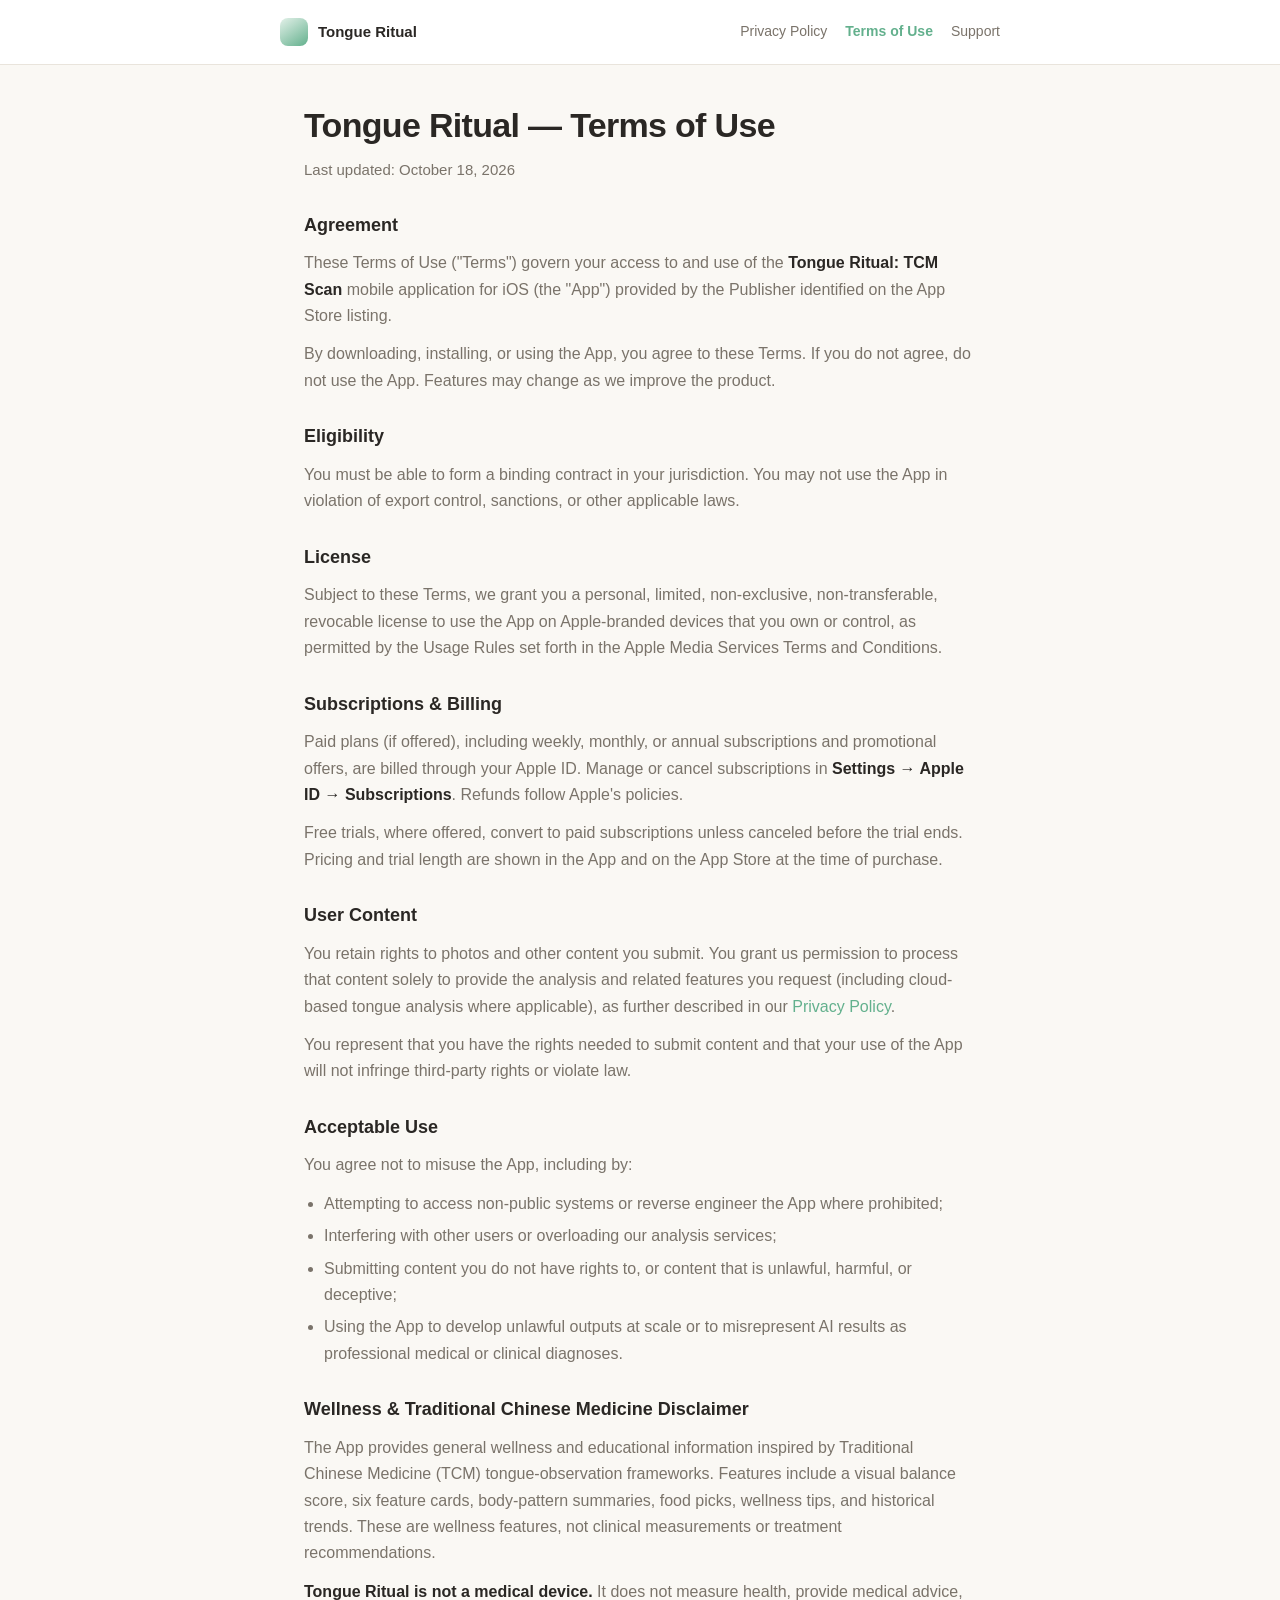
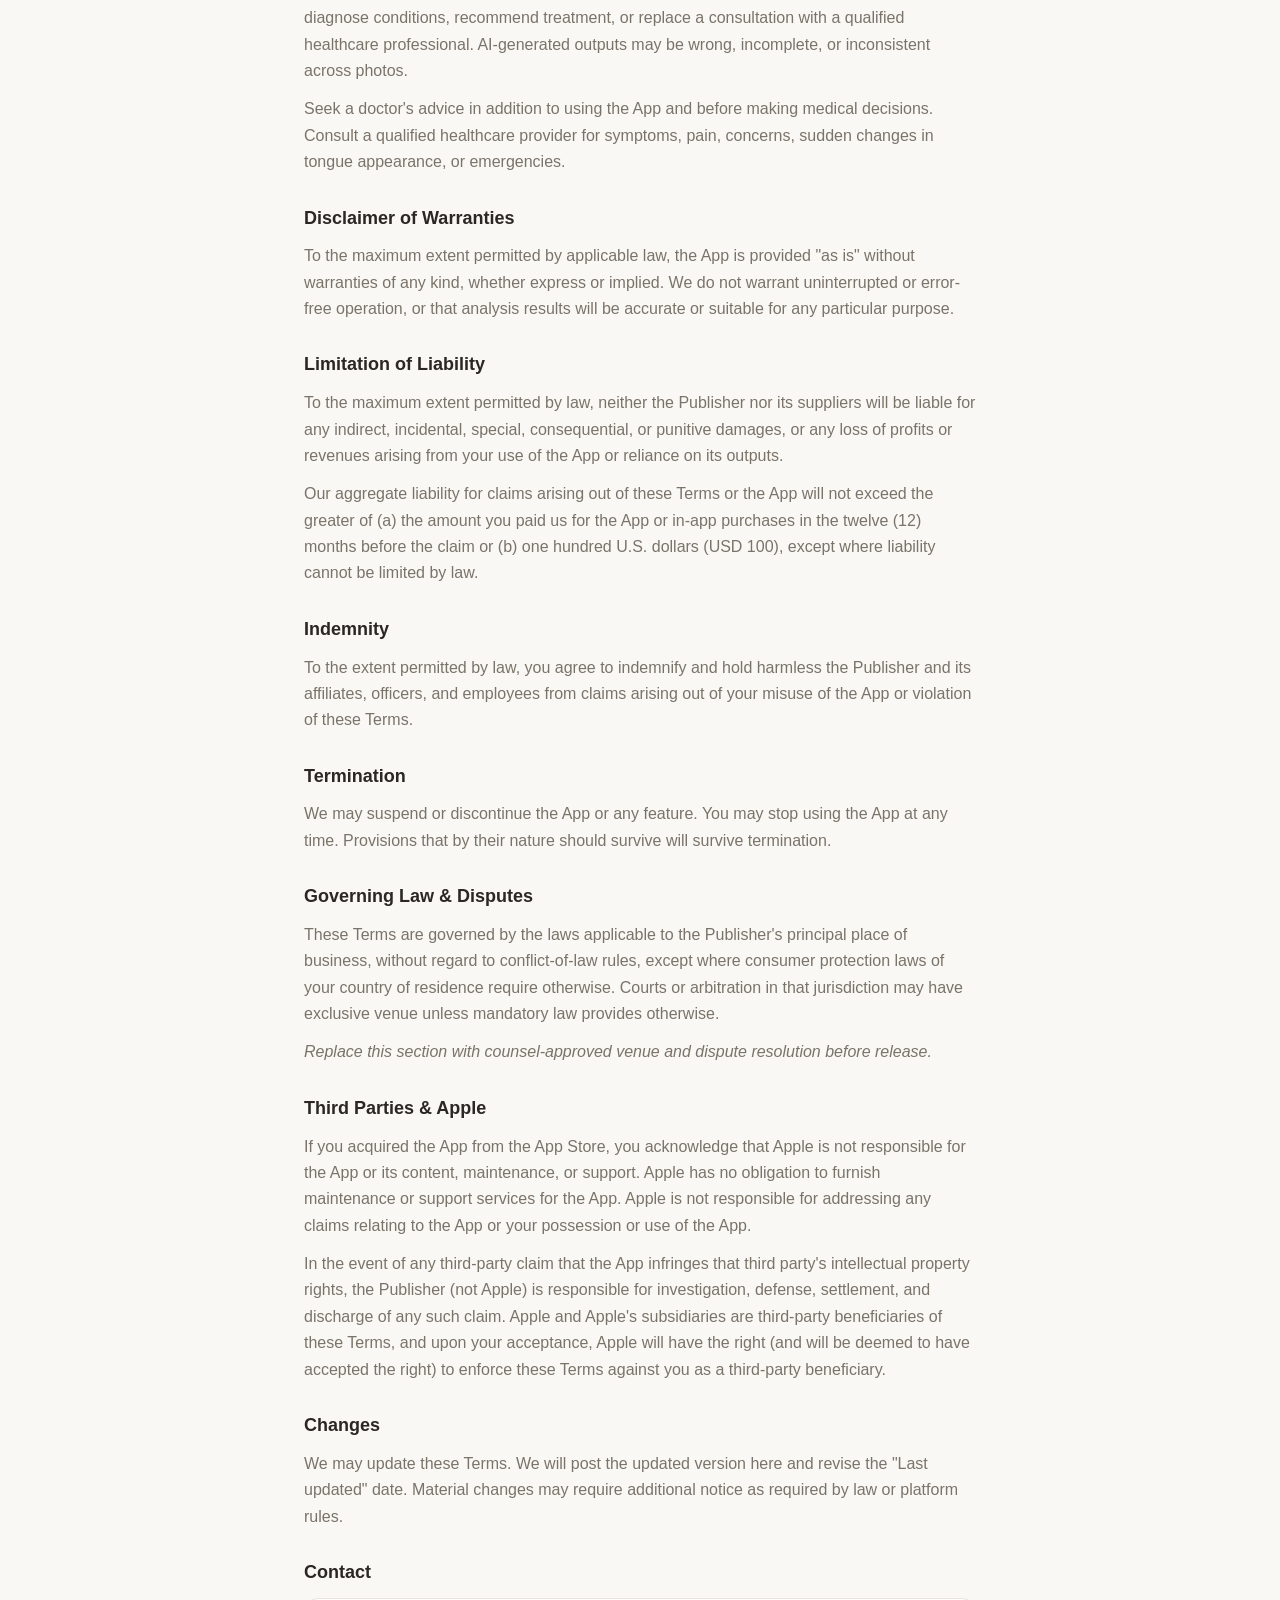
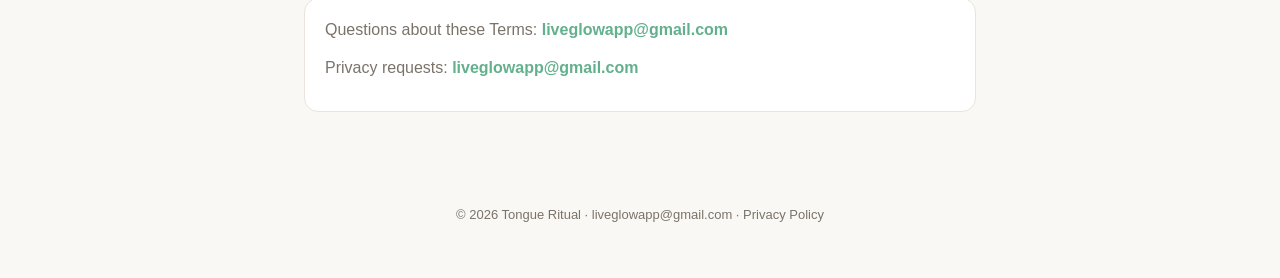
<file: tongue-ritual/terms/index.html>
<!DOCTYPE html>
<html lang="en">
<head>
  <meta charset="utf-8">
  <meta name="viewport" content="width=device-width, initial-scale=1">
  <title>Tongue Ritual — Terms of Use</title>
  <meta name="description" content="Terms of Use for Tongue Ritual: TCM Scan — subscriptions, tongue scan features, and acceptable use.">
  <link rel="stylesheet" href="../assets/style.css">
</head>
<body>
  <header class="site-header">
    <div class="site-header-inner">
      <a class="brand" href="../support/">
        <span class="brand-mark" aria-hidden="true"></span>
        Tongue Ritual
      </a>
      <nav class="nav-links" aria-label="Legal">
        <a href="../privacy/">Privacy Policy</a>
        <a href="../terms/" class="active">Terms of Use</a>
        <a href="../support/">Support</a>
      </nav>
    </div>
  </header>

  <main>
    <h1>Tongue Ritual — Terms of Use</h1>
    <p class="lead">Last updated: October 18, 2026</p>

    <section>
      <h2>Agreement</h2>
      <p>
        These Terms of Use ("Terms") govern your access to and use of the <strong>Tongue Ritual: TCM Scan</strong> mobile application for iOS (the "App") provided by the Publisher identified on the App Store listing.
      </p>
      <p>
        By downloading, installing, or using the App, you agree to these Terms. If you do not agree, do not use the App. Features may change as we improve the product.
      </p>
    </section>

    <section>
      <h2>Eligibility</h2>
      <p>
        You must be able to form a binding contract in your jurisdiction. You may not use the App in violation of export control, sanctions, or other applicable laws.
      </p>
    </section>

    <section>
      <h2>License</h2>
      <p>
        Subject to these Terms, we grant you a personal, limited, non-exclusive, non-transferable, revocable license to use the App on Apple-branded devices that you own or control, as permitted by the Usage Rules set forth in the Apple Media Services Terms and Conditions.
      </p>
    </section>

    <section>
      <h2>Subscriptions &amp; Billing</h2>
      <p>
        Paid plans (if offered), including weekly, monthly, or annual subscriptions and promotional offers, are billed through your Apple ID. Manage or cancel subscriptions in <strong>Settings → Apple ID → Subscriptions</strong>. Refunds follow Apple's policies.
      </p>
      <p>
        Free trials, where offered, convert to paid subscriptions unless canceled before the trial ends. Pricing and trial length are shown in the App and on the App Store at the time of purchase.
      </p>
    </section>

    <section>
      <h2>User Content</h2>
      <p>
        You retain rights to photos and other content you submit. You grant us permission to process that content solely to provide the analysis and related features you request (including cloud-based tongue analysis where applicable), as further described in our <a href="../privacy/">Privacy Policy</a>.
      </p>
      <p>
        You represent that you have the rights needed to submit content and that your use of the App will not infringe third-party rights or violate law.
      </p>
    </section>

    <section>
      <h2>Acceptable Use</h2>
      <p>You agree not to misuse the App, including by:</p>
      <ul>
        <li>Attempting to access non-public systems or reverse engineer the App where prohibited;</li>
        <li>Interfering with other users or overloading our analysis services;</li>
        <li>Submitting content you do not have rights to, or content that is unlawful, harmful, or deceptive;</li>
        <li>Using the App to develop unlawful outputs at scale or to misrepresent AI results as professional medical or clinical diagnoses.</li>
      </ul>
    </section>

    <section>
      <h2>Wellness &amp; Traditional Chinese Medicine Disclaimer</h2>
      <p>
        The App provides general wellness and educational information inspired by Traditional Chinese Medicine (TCM) tongue-observation frameworks. Features include a visual balance score, six feature cards, body-pattern summaries, food picks, wellness tips, and historical trends. These are wellness features, not clinical measurements or treatment recommendations.
      </p>
      <p>
        <strong>Tongue Ritual is not a medical device.</strong> It does not measure health, provide medical advice, diagnose conditions, recommend treatment, or replace a consultation with a qualified healthcare professional. AI-generated outputs may be wrong, incomplete, or inconsistent across photos.
      </p>
      <p>
        Seek a doctor's advice in addition to using the App and before making medical decisions. Consult a qualified healthcare provider for symptoms, pain, concerns, sudden changes in tongue appearance, or emergencies.
      </p>
    </section>

    <section>
      <h2>Disclaimer of Warranties</h2>
      <p>
        To the maximum extent permitted by applicable law, the App is provided "as is" without warranties of any kind, whether express or implied. We do not warrant uninterrupted or error-free operation, or that analysis results will be accurate or suitable for any particular purpose.
      </p>
    </section>

    <section>
      <h2>Limitation of Liability</h2>
      <p>
        To the maximum extent permitted by law, neither the Publisher nor its suppliers will be liable for any indirect, incidental, special, consequential, or punitive damages, or any loss of profits or revenues arising from your use of the App or reliance on its outputs.
      </p>
      <p>
        Our aggregate liability for claims arising out of these Terms or the App will not exceed the greater of (a) the amount you paid us for the App or in-app purchases in the twelve (12) months before the claim or (b) one hundred U.S. dollars (USD 100), except where liability cannot be limited by law.
      </p>
    </section>

    <section>
      <h2>Indemnity</h2>
      <p>
        To the extent permitted by law, you agree to indemnify and hold harmless the Publisher and its affiliates, officers, and employees from claims arising out of your misuse of the App or violation of these Terms.
      </p>
    </section>

    <section>
      <h2>Termination</h2>
      <p>
        We may suspend or discontinue the App or any feature. You may stop using the App at any time. Provisions that by their nature should survive will survive termination.
      </p>
    </section>

    <section>
      <h2>Governing Law &amp; Disputes</h2>
      <p>
        These Terms are governed by the laws applicable to the Publisher's principal place of business, without regard to conflict-of-law rules, except where consumer protection laws of your country of residence require otherwise. Courts or arbitration in that jurisdiction may have exclusive venue unless mandatory law provides otherwise.
      </p>
      <p><em>Replace this section with counsel-approved venue and dispute resolution before release.</em></p>
    </section>

    <section>
      <h2>Third Parties &amp; Apple</h2>
      <p>
        If you acquired the App from the App Store, you acknowledge that Apple is not responsible for the App or its content, maintenance, or support. Apple has no obligation to furnish maintenance or support services for the App. Apple is not responsible for addressing any claims relating to the App or your possession or use of the App.
      </p>
      <p>
        In the event of any third-party claim that the App infringes that third party's intellectual property rights, the Publisher (not Apple) is responsible for investigation, defense, settlement, and discharge of any such claim. Apple and Apple's subsidiaries are third-party beneficiaries of these Terms, and upon your acceptance, Apple will have the right (and will be deemed to have accepted the right) to enforce these Terms against you as a third-party beneficiary.
      </p>
    </section>

    <section>
      <h2>Changes</h2>
      <p>
        We may update these Terms. We will post the updated version here and revise the "Last updated" date. Material changes may require additional notice as required by law or platform rules.
      </p>
    </section>

    <section>
      <h2>Contact</h2>
      <div class="contact-box">
        <p>Questions about these Terms: <a href="mailto:liveglowapp@gmail.com">liveglowapp@gmail.com</a></p>
        <p>Privacy requests: <a href="mailto:liveglowapp@gmail.com">liveglowapp@gmail.com</a></p>
      </div>
    </section>
  </main>

  <footer class="site-footer">
    <p>© 2026 Tongue Ritual · <a href="mailto:liveglowapp@gmail.com">liveglowapp@gmail.com</a> · <a href="../privacy/">Privacy Policy</a></p>
  </footer>
</body>
</html>
</file>
<file: tongue-ritual/assets/style.css>
:root {
  --bg: #faf8f4;
  --surface: #ffffff;
  --primary: #63b08d;
  --primary-soft: #e3f1e9;
  --accent: #dd8a5e;
  --text: #2a2724;
  --text-secondary: #7a736a;
  --text-tertiary: #9a938a;
  --border: #e9e4dc;
  --max-width: 720px;
}

* {
  box-sizing: border-box;
}

html {
  scroll-behavior: smooth;
}

body {
  margin: 0;
  font-family: -apple-system, BlinkMacSystemFont, "Segoe UI", Roboto, Helvetica, Arial, sans-serif;
  font-size: 16px;
  line-height: 1.65;
  color: var(--text);
  background: var(--bg);
  -webkit-font-smoothing: antialiased;
}

a {
  color: var(--primary);
  text-decoration: none;
}

a:hover {
  text-decoration: underline;
}

.site-header {
  background: var(--surface);
  border-bottom: 1px solid var(--border);
  padding: 18px 24px;
}

.site-header-inner {
  max-width: var(--max-width);
  margin: 0 auto;
  display: flex;
  align-items: center;
  justify-content: space-between;
  gap: 16px;
  flex-wrap: wrap;
}

.brand {
  display: flex;
  align-items: center;
  gap: 10px;
  font-weight: 700;
  font-size: 15px;
  color: var(--text);
  text-decoration: none;
}

.brand:hover {
  text-decoration: none;
}

.brand-mark {
  width: 28px;
  height: 28px;
  border-radius: 8px;
  background: linear-gradient(145deg, var(--primary-soft), var(--primary));
}

.nav-links {
  display: flex;
  gap: 18px;
  font-size: 14px;
}

.nav-links a {
  color: var(--text-secondary);
}

.nav-links a.active {
  color: var(--primary);
  font-weight: 600;
}

main {
  max-width: var(--max-width);
  margin: 0 auto;
  padding: 40px 24px 64px;
}

h1 {
  font-size: clamp(1.75rem, 4vw, 2.125rem);
  line-height: 1.2;
  letter-spacing: -0.02em;
  margin: 0 0 12px;
}

.lead {
  color: var(--text-secondary);
  font-size: 15px;
  margin: 0 0 28px;
}

.notice {
  background: var(--primary-soft);
  border: 1px solid rgba(99, 176, 141, 0.25);
  border-radius: 12px;
  padding: 14px 16px;
  font-size: 14px;
  color: var(--text-secondary);
  margin-bottom: 32px;
}

section {
  margin-bottom: 28px;
}

h2 {
  font-size: 1.125rem;
  margin: 0 0 10px;
  color: var(--text);
}

p, li {
  color: var(--text-secondary);
  margin: 0 0 12px;
}

ul {
  margin: 0 0 12px;
  padding-left: 1.25rem;
}

li {
  margin-bottom: 6px;
}

strong {
  color: var(--text);
  font-weight: 600;
}

.contact-box {
  background: var(--surface);
  border: 1px solid var(--border);
  border-radius: 14px;
  padding: 18px 20px;
  margin-top: 8px;
}

.contact-box a {
  font-weight: 600;
}

.site-footer {
  max-width: var(--max-width);
  margin: 0 auto;
  padding: 0 24px 40px;
  font-size: 13px;
  color: var(--text-tertiary);
  text-align: center;
}

.site-footer a {
  color: var(--text-secondary);
}

@media (max-width: 600px) {
  main {
    padding-top: 28px;
  }

  .nav-links {
    width: 100%;
  }
}
</file>
